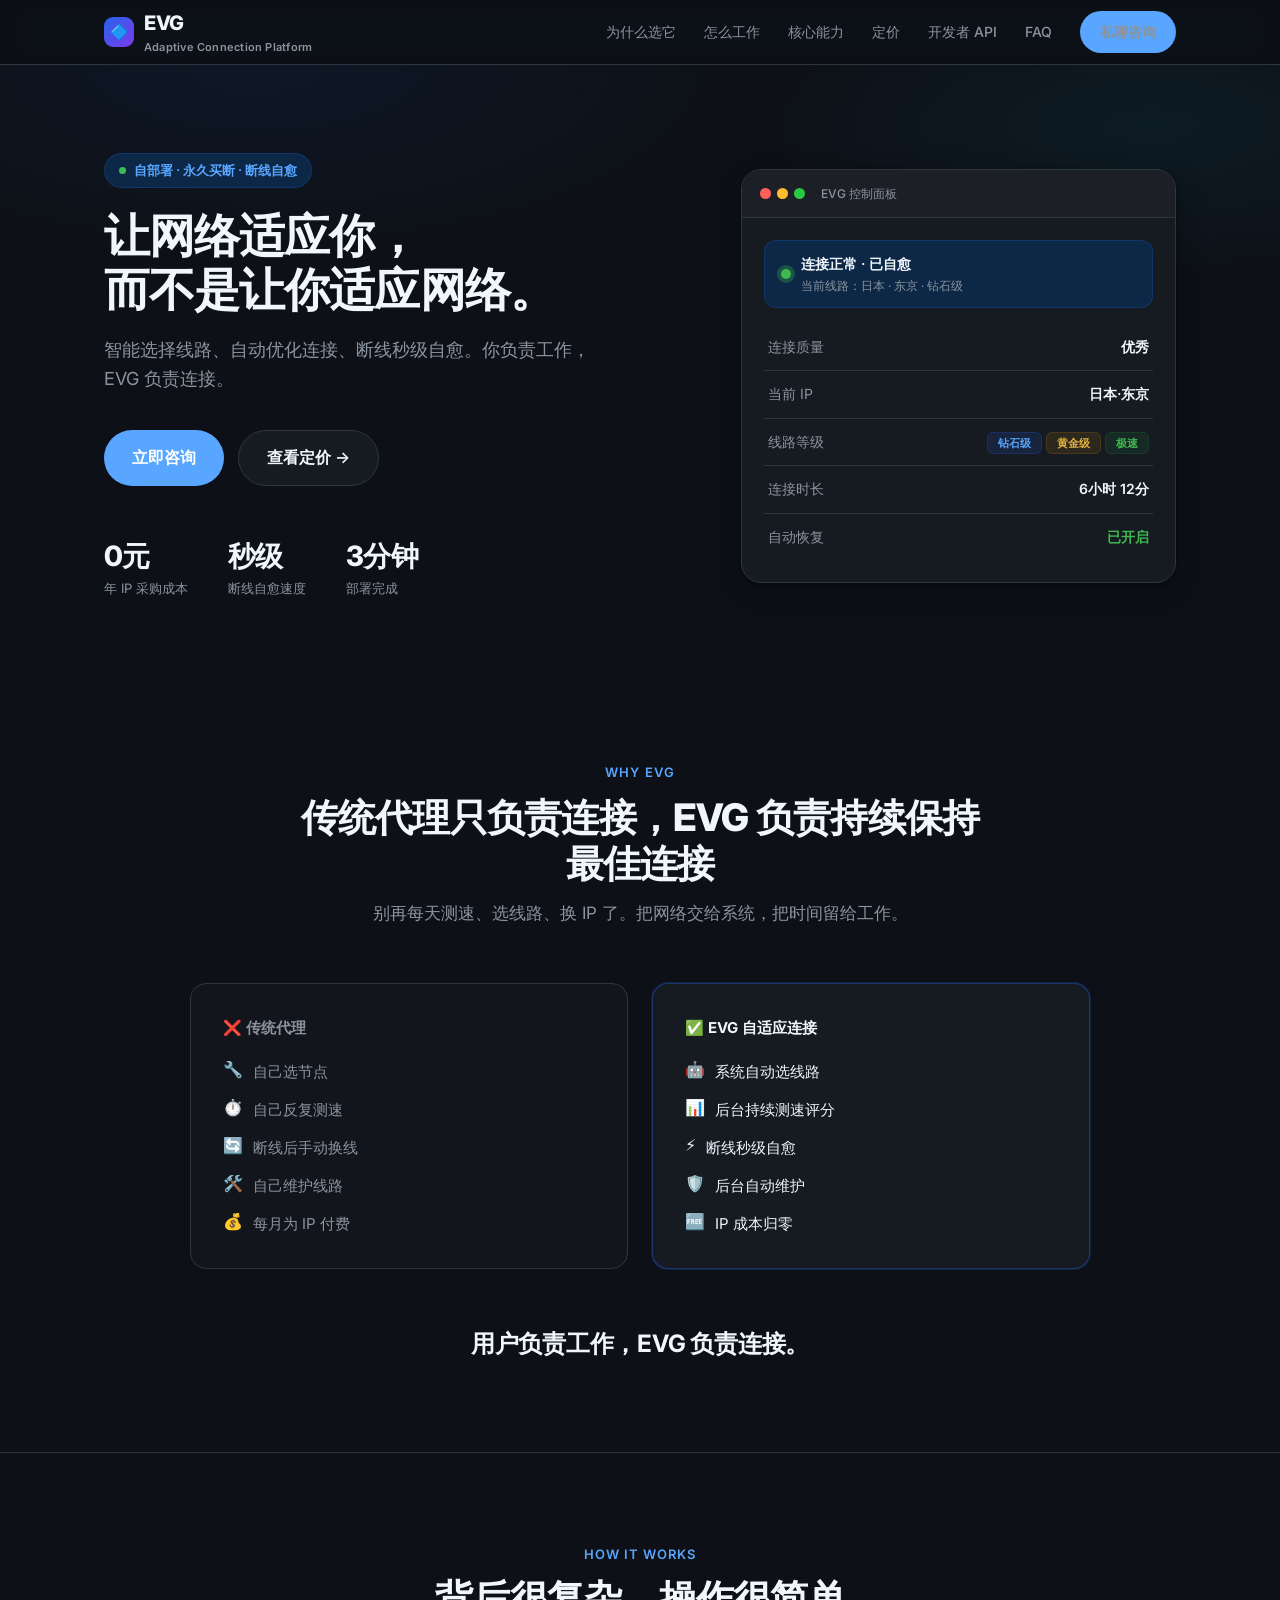
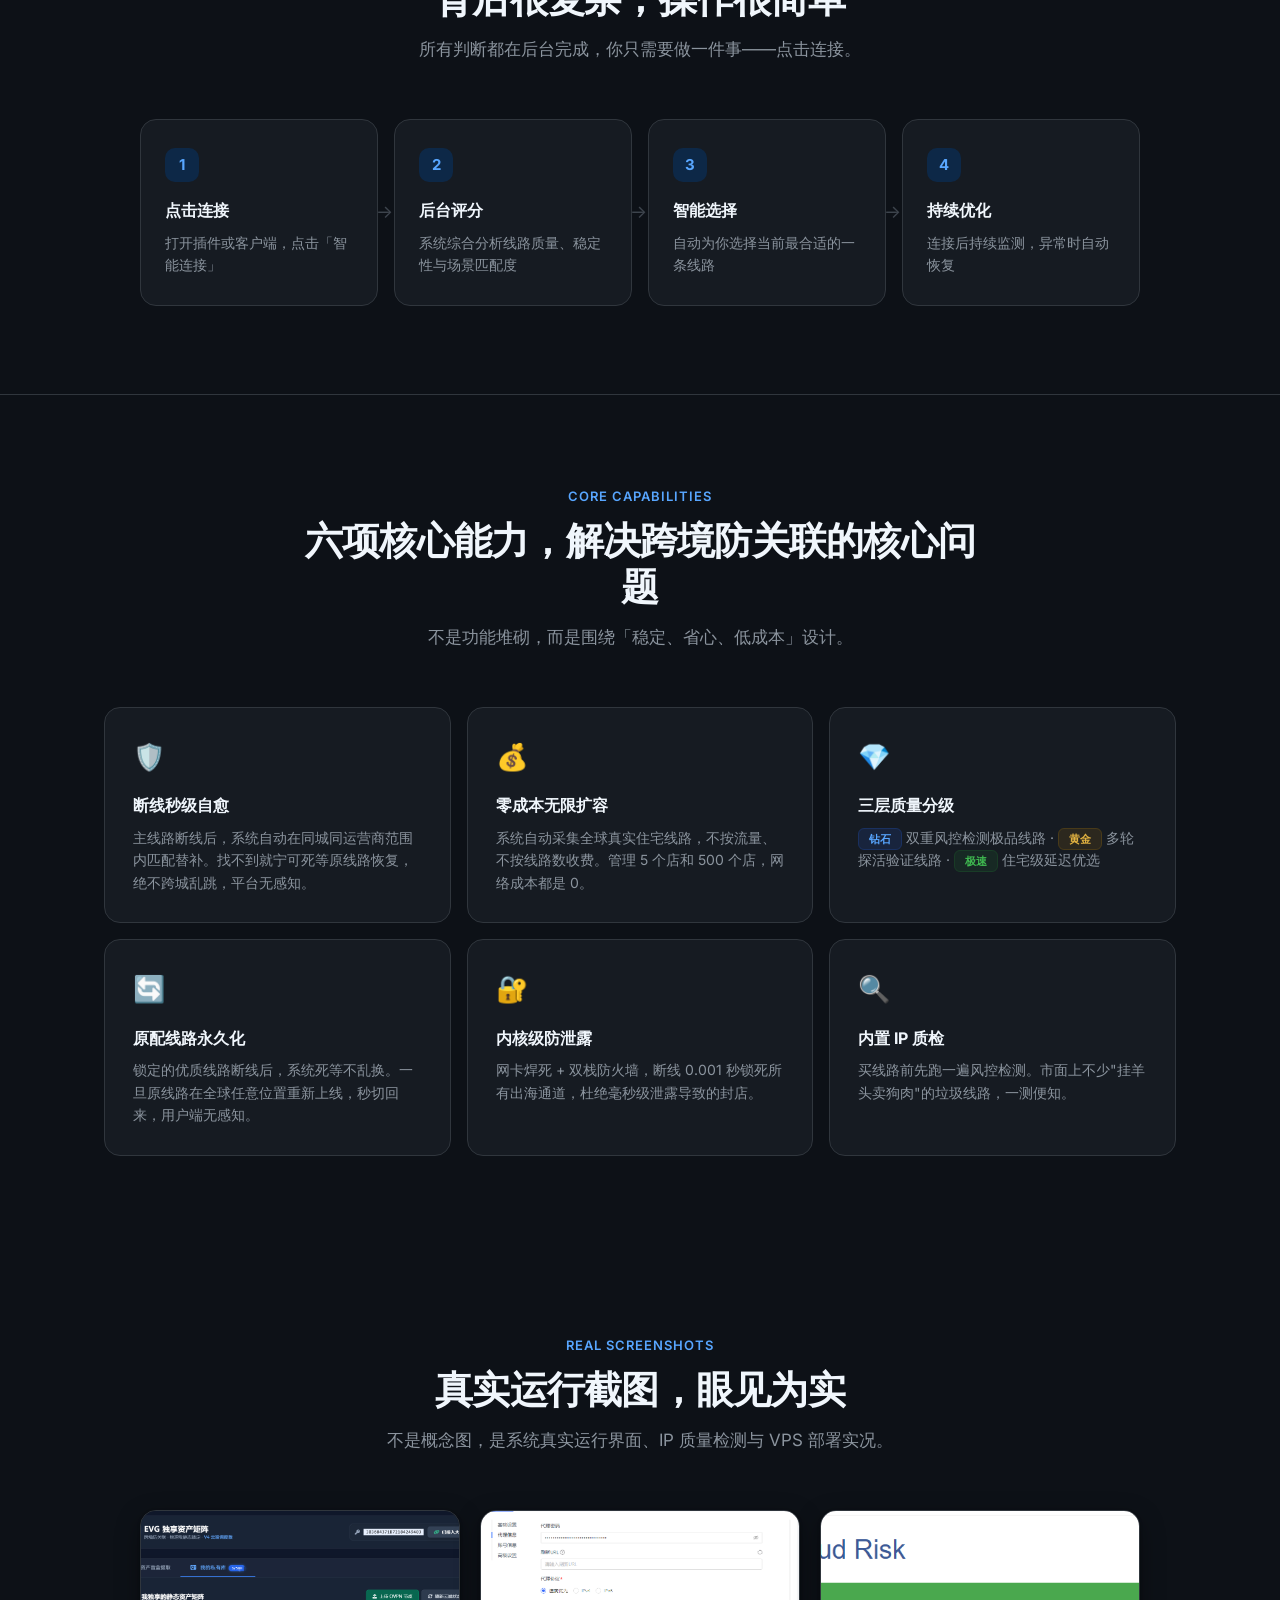
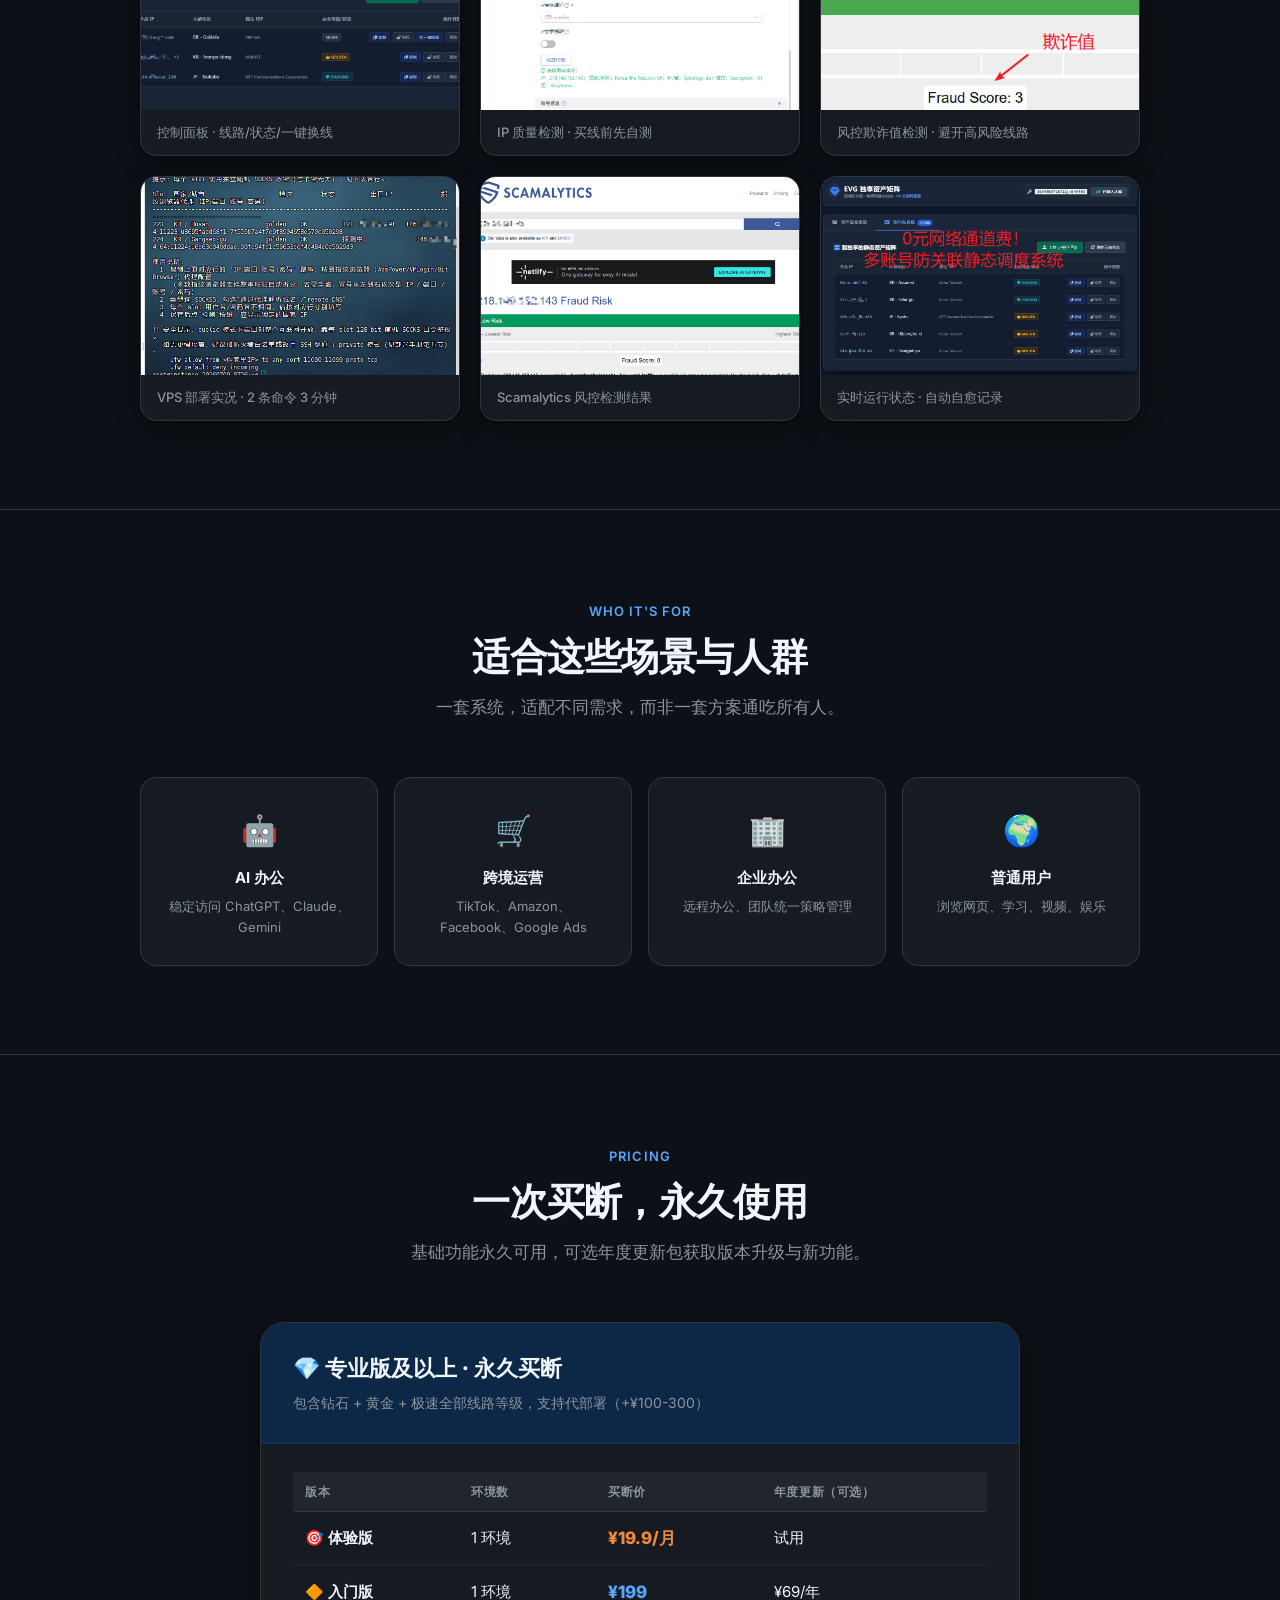
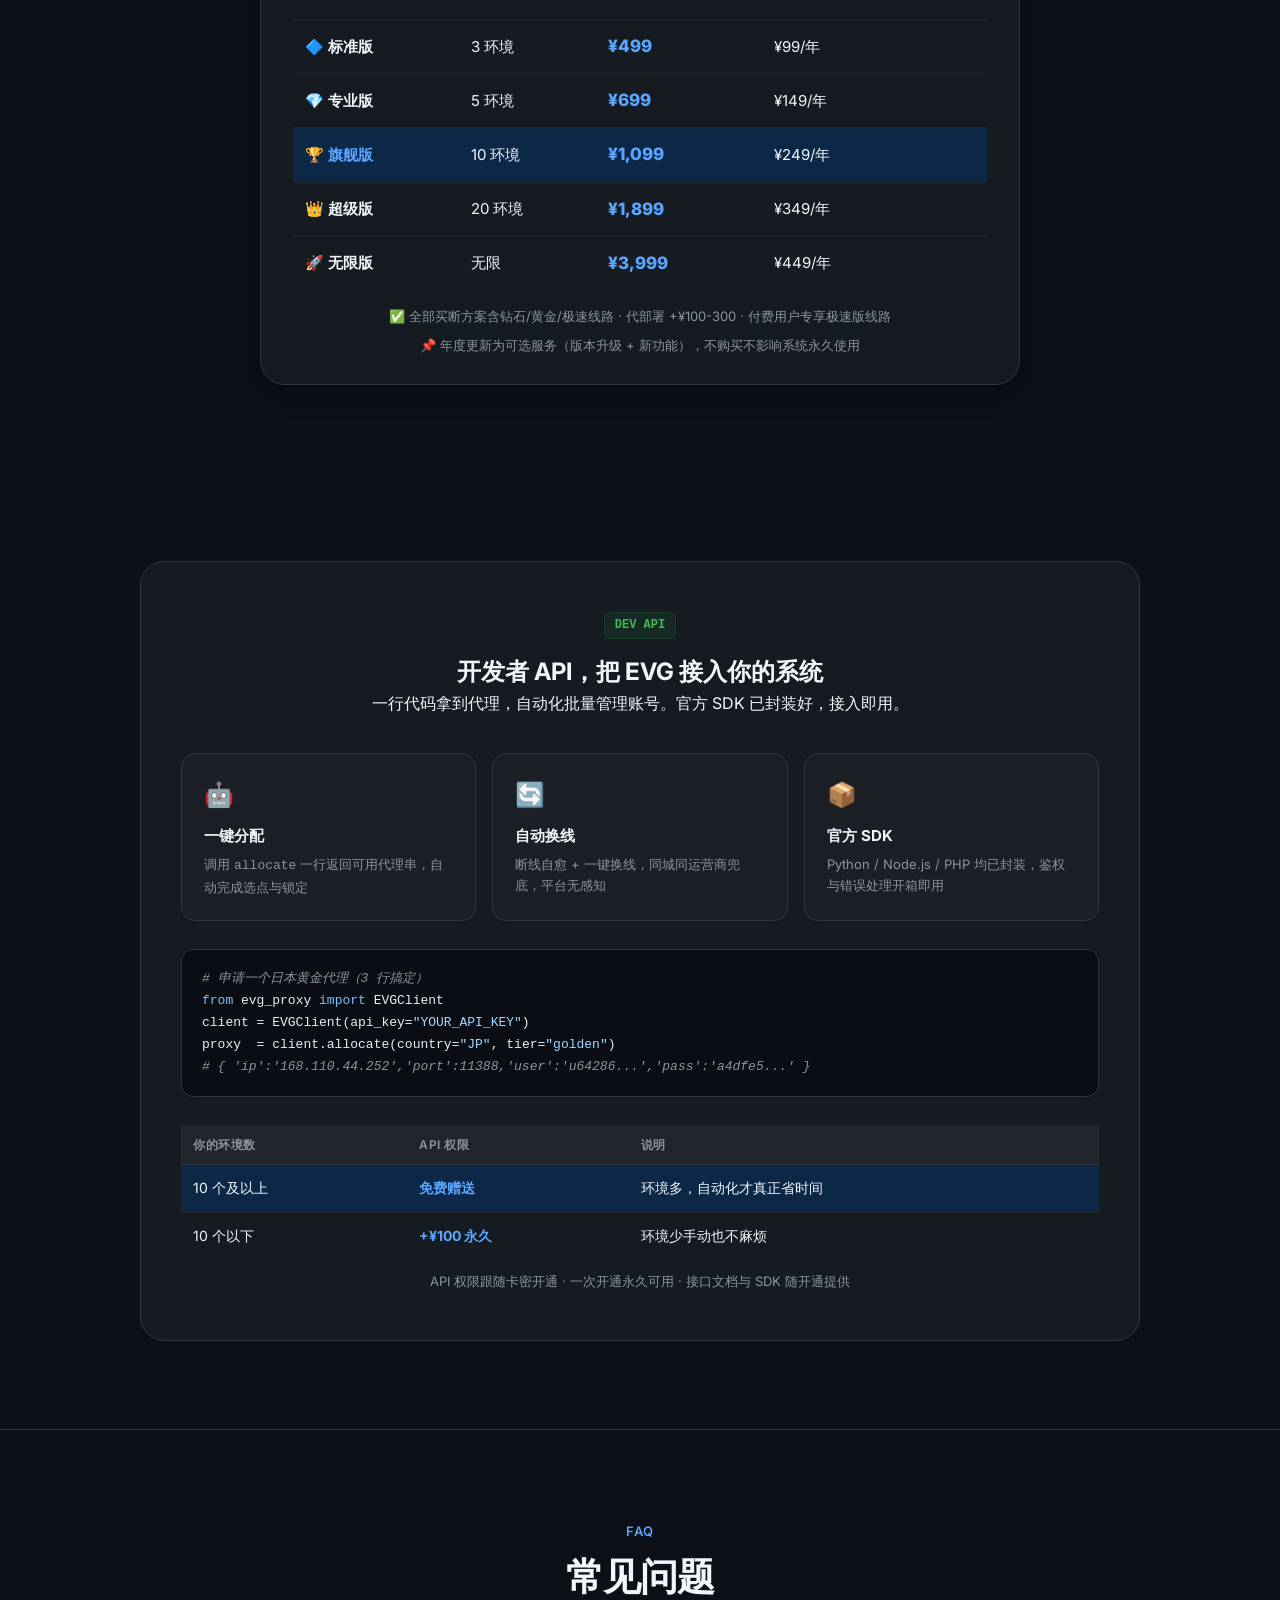
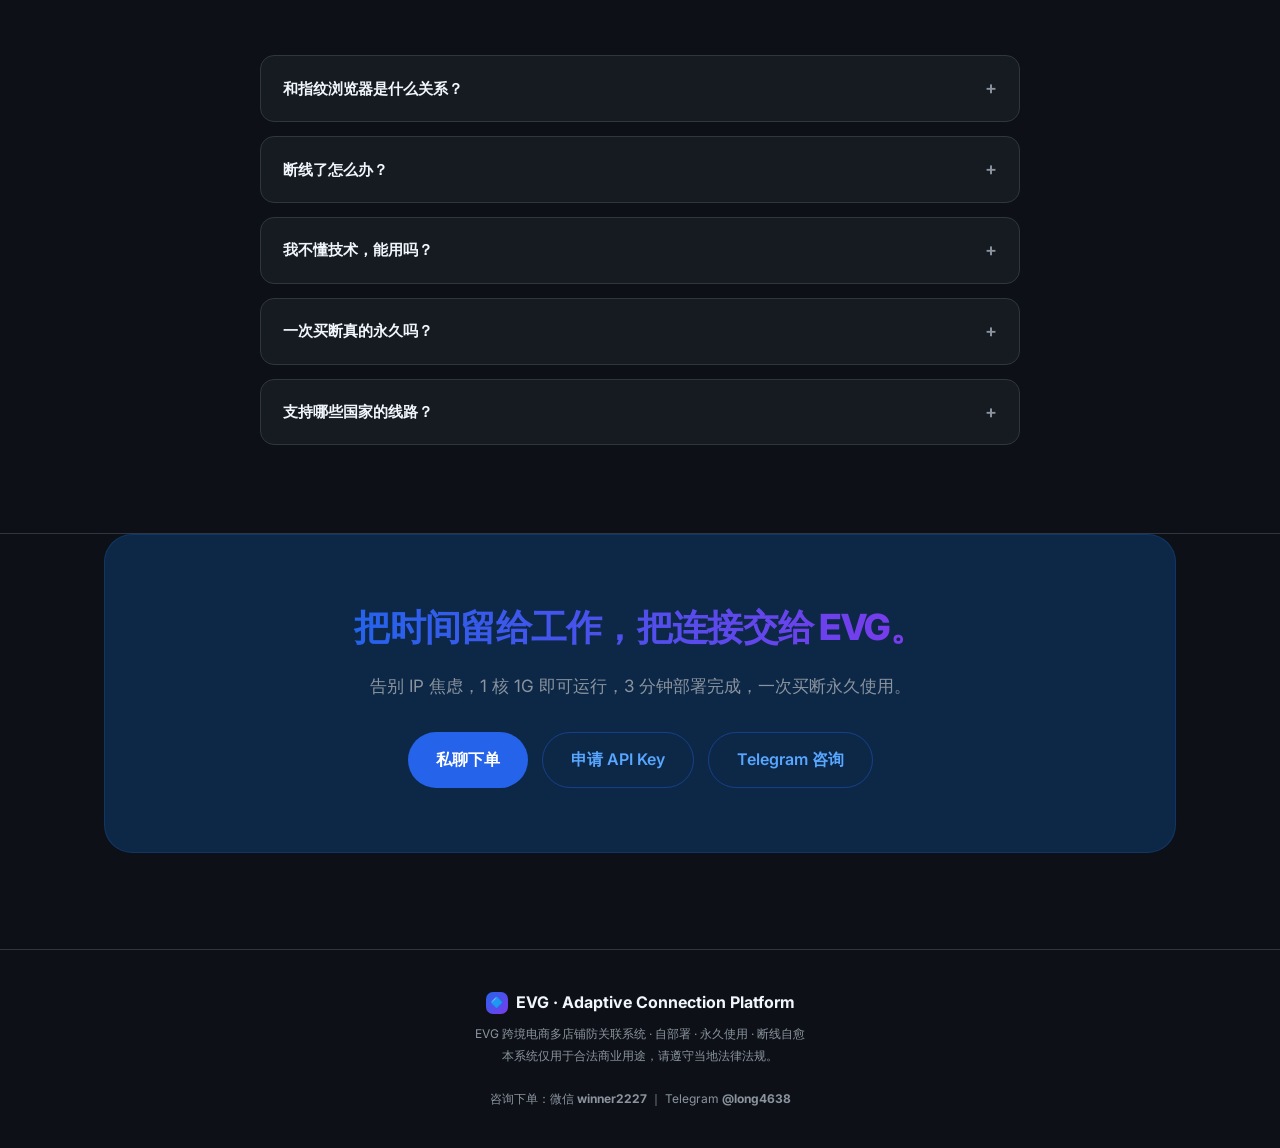
<file: index.html>
<!DOCTYPE html>
<html lang="zh-CN">
<head>
<meta charset="UTF-8">
<meta name="viewport" content="width=device-width, initial-scale=1.0">
<title>EVG — 让网络适应你，而不是让你适应网络</title>
<meta name="description" content="EVG 自部署多店铺网络环境管理系统。自动选择线路、断线自愈、IP 成本归零，一次买断永久使用。">
<link rel="preconnect" href="https://fonts.googleapis.com">
<link rel="preconnect" href="https://fonts.gstatic.com" crossorigin>
<link href="https://fonts.googleapis.com/css2?family=Inter:wght@400;500;600;700;800&display=swap" rel="stylesheet">
<link rel="stylesheet" href="css/style.css">
</head>
<body>

<nav class="nav">
  <div class="container nav-inner">
    <div class="logo">
      <div class="logo-mark">🔷</div>
      <div>
        <div>EVG</div>
        <div class="logo-sub">Adaptive Connection Platform</div>
      </div>
    </div>
    <div class="nav-links">
      <a href="#why">为什么选它</a>
      <a href="#how">怎么工作</a>
      <a href="#features">核心能力</a>
      <a href="#pricing">定价</a>
      <a href="#api">开发者 API</a>
      <a href="#faq">FAQ</a>
      <a href="https://t.me/long4638" target="_blank" rel="noopener" class="nav-cta">私聊咨询</a>
    </div>
    <button class="hamburger" onclick="document.querySelector('.nav-links').style.display='flex'">☰</button>
  </div>
</nav>

<header class="hero">
  <div class="hero-bg"></div>
  <div class="container">
    <div class="hero-grid">
      <div class="hero-text">
        <span class="hero-eyebrow"><span class="dot"></span> 自部署 · 永久买断 · 断线自愈</span>
        <h1>让网络适应你，<br>而不是让你适应网络。</h1>
        <p class="hero-sub">智能选择线路、自动优化连接、断线秒级自愈。你负责工作，EVG 负责连接。</p>
        <div class="hero-ctas">
          <a href="https://t.me/long4638" target="_blank" rel="noopener" class="btn btn-primary">立即咨询</a>
          <a href="#pricing" class="btn btn-ghost">查看定价 →</a>
        </div>
        <div class="hero-stats">
          <div class="hero-stat"><div class="num">0元</div><div class="lbl">年 IP 采购成本</div></div>
          <div class="hero-stat"><div class="num">秒级</div><div class="lbl">断线自愈速度</div></div>
          <div class="hero-stat"><div class="num">3分钟</div><div class="lbl">部署完成</div></div>
        </div>
      </div>
      <div class="hero-visual">
        <div class="panel">
          <div class="panel-bar">
            <span class="pc"></span><span class="pc"></span><span class="pc"></span>
            <span class="title">EVG 控制面板</span>
          </div>
          <div class="panel-body">
            <div class="status-row">
              <span class="status-dot"></span>
              <div class="status-text">连接正常 · 已自愈
                <small>当前线路：日本 · 东京 · 钻石级</small>
              </div>
            </div>
            <div class="conn-row"><span class="k">连接质量</span><span class="v">优秀</span></div>
            <div class="conn-row"><span class="k">当前 IP</span><span class="v">日本·东京</span></div>
            <div class="conn-row"><span class="k">线路等级</span><span><span class="badge badge-diamond">钻石级</span> <span class="badge badge-gold">黄金级</span> <span class="badge badge-speed">极速</span></span></div>
            <div class="conn-row"><span class="k">连接时长</span><span class="v">6小时 12分</span></div>
            <div class="conn-row"><span class="k">自动恢复</span><span class="v" style="color:var(--success)">已开启</span></div>
          </div>
        </div>
      </div>
    </div>
  </div>
</header>

<section id="why">
  <div class="container">
    <div class="sec-head">
      <span class="sec-eyebrow">Why EVG</span>
      <h2>传统代理只负责连接，EVG 负责持续保持最佳连接</h2>
      <p>别再每天测速、选线路、换 IP 了。把网络交给系统，把时间留给工作。</p>
    </div>
    <div class="compare">
      <div class="comp-card old">
        <div class="comp-title">❌ 传统代理</div>
        <ul class="comp-list">
          <li><span class="icon">🔧</span> 自己选节点</li>
          <li><span class="icon">⏱️</span> 自己反复测速</li>
          <li><span class="icon">🔄</span> 断线后手动换线</li>
          <li><span class="icon">🛠️</span> 自己维护线路</li>
          <li><span class="icon">💰</span> 每月为 IP 付费</li>
        </ul>
      </div>
      <div class="comp-card new">
        <div class="comp-title">✅ EVG 自适应连接</div>
        <ul class="comp-list">
          <li><span class="icon">🤖</span> 系统自动选线路</li>
          <li><span class="icon">📊</span> 后台持续测速评分</li>
          <li><span class="icon">⚡</span> 断线秒级自愈</li>
          <li><span class="icon">🛡️</span> 后台自动维护</li>
          <li><span class="icon">🆓</span> IP 成本归零</li>
        </ul>
      </div>
    </div>
    <div class="tagline">用户负责工作，EVG 负责连接。</div>
  </div>
</section>

<section id="how" style="background:#0d1117;border-top:1px solid var(--border);border-bottom:1px solid var(--border)">
  <div class="container">
    <div class="sec-head">
      <span class="sec-eyebrow">How it works</span>
      <h2>背后很复杂，操作很简单</h2>
      <p>所有判断都在后台完成，你只需要做一件事——点击连接。</p>
    </div>
    <div class="steps">
      <div class="step"><div class="step-num">1</div><h4>点击连接</h4><p>打开插件或客户端，点击「智能连接」</p><span class="step-arrow">→</span></div>
      <div class="step"><div class="step-num">2</div><h4>后台评分</h4><p>系统综合分析线路质量、稳定性与场景匹配度</p><span class="step-arrow">→</span></div>
      <div class="step"><div class="step-num">3</div><h4>智能选择</h4><p>自动为你选择当前最合适的一条线路</p><span class="step-arrow">→</span></div>
      <div class="step"><div class="step-num">4</div><h4>持续优化</h4><p>连接后持续监测，异常时自动恢复</p></div>
    </div>
  </div>
</section>

<section id="features">
  <div class="container">
    <div class="sec-head">
      <span class="sec-eyebrow">Core Capabilities</span>
      <h2>六项核心能力，解决跨境防关联的核心问题</h2>
      <p>不是功能堆砌，而是围绕「稳定、省心、低成本」设计。</p>
    </div>
    <div class="features">
      <div class="feature"><span class="fi">🛡️</span><h4>断线秒级自愈</h4><p>主线路断线后，系统自动在同城同运营商范围内匹配替补。找不到就宁可死等原线路恢复，绝不跨城乱跳，平台无感知。</p></div>
      <div class="feature"><span class="fi">💰</span><h4>零成本无限扩容</h4><p>系统自动采集全球真实住宅线路，不按流量、不按线路数收费。管理 5 个店和 500 个店，网络成本都是 0。</p></div>
      <div class="feature"><span class="fi">💎</span><h4>三层质量分级</h4><p><span class="badge badge-diamond">钻石</span> 双重风控检测极品线路 · <span class="badge badge-gold">黄金</span> 多轮探活验证线路 · <span class="badge badge-speed">极速</span> 住宅级延迟优选</p></div>
      <div class="feature"><span class="fi">🔄</span><h4>原配线路永久化</h4><p>锁定的优质线路断线后，系统死等不乱换。一旦原线路在全球任意位置重新上线，秒切回来，用户端无感知。</p></div>
      <div class="feature"><span class="fi">🔐</span><h4>内核级防泄露</h4><p>网卡焊死 + 双栈防火墙，断线 0.001 秒锁死所有出海通道，杜绝毫秒级泄露导致的封店。</p></div>
      <div class="feature"><span class="fi">🔍</span><h4>内置 IP 质检</h4><p>买线路前先跑一遍风控检测。市面上不少"挂羊头卖狗肉"的垃圾线路，一测便知。</p></div>
    </div>
  </div>
</section>

<section id="screens">
  <div class="container">
    <div class="sec-head">
      <span class="sec-eyebrow">Real Screenshots</span>
      <h2>真实运行截图，眼见为实</h2>
      <p>不是概念图，是系统真实运行界面、IP 质量检测与 VPS 部署实况。</p>
    </div>
    <div class="shots">
      <figure class="shot">
        <img src="images/面板.png" alt="EVG 控制面板" loading="lazy">
        <figcaption>控制面板 · 线路/状态/一键换线</figcaption>
      </figure>
      <figure class="shot">
        <img src="images/检测.png" alt="IP 质量检测" loading="lazy">
        <figcaption>IP 质量检测 · 买线前先自测</figcaption>
      </figure>
      <figure class="shot">
        <img src="images/欺诈值2.png" alt="欺诈值检测" loading="lazy">
        <figcaption>风控欺诈值检测 · 避开高风险线路</figcaption>
      </figure>
      <figure class="shot">
        <img src="images/vps.png" alt="VPS 部署" loading="lazy">
        <figcaption>VPS 部署实况 · 2 条命令 3 分钟</figcaption>
      </figure>
      <figure class="shot">
        <img src="images/scamalytics检测.png" alt="Scamalytics 检测" loading="lazy">
        <figcaption>Scamalytics 风控检测结果</figcaption>
      </figure>
      <figure class="shot">
        <img src="images/rw面板1-87.png" alt="面板运行状态" loading="lazy">
        <figcaption>实时运行状态 · 自动自愈记录</figcaption>
      </figure>
    </div>
  </div>
</section>

<section id="cases" style="background:#0d1117;border-top:1px solid var(--border);border-bottom:1px solid var(--border)">
  <div class="container">
    <div class="sec-head">
      <span class="sec-eyebrow">Who it's for</span>
      <h2>适合这些场景与人群</h2>
      <p>一套系统，适配不同需求，而非一套方案通吃所有人。</p>
    </div>
    <div class="cases">
      <div class="case"><div class="ci">🤖</div><h4>AI 办公</h4><p>稳定访问 ChatGPT、Claude、Gemini</p></div>
      <div class="case"><div class="ci">🛒</div><h4>跨境运营</h4><p>TikTok、Amazon、Facebook、Google Ads</p></div>
      <div class="case"><div class="ci">🏢</div><h4>企业办公</h4><p>远程办公、团队统一策略管理</p></div>
      <div class="case"><div class="ci">🌍</div><h4>普通用户</h4><p>浏览网页、学习、视频、娱乐</p></div>
    </div>
  </div>
</section>

<section id="pricing">
  <div class="container">
    <div class="sec-head">
      <span class="sec-eyebrow">Pricing</span>
      <h2>一次买断，永久使用</h2>
      <p>基础功能永久可用，可选年度更新包获取版本升级与新功能。</p>
    </div>
    <div class="pricing">
      <div class="price-card">
        <div class="price-head">
          <h3>💎 专业版及以上 · 永久买断</h3>
          <p>包含钻石 + 黄金 + 极速全部线路等级，支持代部署（+¥100-300）</p>
        </div>
        <div class="price-body">
          <table>
            <thead><tr><th>版本</th><th>环境数</th><th>买断价</th><th>年度更新（可选）</th></tr></thead>
            <tbody>
              <tr><td class="plan">🎯 体验版</td><td>1 环境</td><td class="price trial">¥19.9/月</td><td>试用</td></tr>
              <tr><td class="plan">🔶 入门版</td><td>1 环境</td><td class="price">¥199</td><td>¥69/年</td></tr>
              <tr><td class="plan">🔷 标准版</td><td>3 环境</td><td class="price">¥499</td><td>¥99/年</td></tr>
              <tr><td class="plan">💎 专业版</td><td>5 环境</td><td class="price">¥699</td><td>¥149/年</td></tr>
              <tr class="hit"><td class="plan">🏆 旗舰版</td><td>10 环境</td><td class="price">¥1,099</td><td>¥249/年</td></tr>
              <tr><td class="plan">👑 超级版</td><td>20 环境</td><td class="price">¥1,899</td><td>¥349/年</td></tr>
              <tr><td class="plan">🚀 无限版</td><td>无限</td><td class="price">¥3,999</td><td>¥449/年</td></tr>
            </tbody>
          </table>
          <div class="price-note">✅ 全部买断方案含钻石/黄金/极速线路 · 代部署 +¥100-300 · 付费用户专享极速版线路</div>
          <div class="price-note" style="margin-top:8px">📌 年度更新为可选服务（版本升级 + 新功能），不购买不影响系统永久使用</div>
        </div>
      </div>
    </div>
  </div>
</section>

<section id="api">
  <div class="container">
    <div class="api-section">
      <div class="api-head">
        <span class="code-tag">DEV API</span>
        <h2>开发者 API，把 EVG 接入你的系统</h2>
        <p>一行代码拿到代理，自动化批量管理账号。官方 SDK 已封装好，接入即用。</p>
      </div>
      <div class="api-features">
        <div class="api-feature"><span class="fi">🤖</span><h4>一键分配</h4><p>调用 <code>allocate</code> 一行返回可用代理串，自动完成选点与锁定</p></div>
        <div class="api-feature"><span class="fi">🔄</span><h4>自动换线</h4><p>断线自愈 + 一键换线，同城同运营商兜底，平台无感知</p></div>
        <div class="api-feature"><span class="fi">📦</span><h4>官方 SDK</h4><p>Python / Node.js / PHP 均已封装，鉴权与错误处理开箱即用</p></div>
      </div>
      <div class="codebox">
<pre><span class="mcmt"># 申请一个日本黄金代理（3 行搞定）</span>
<span class="mkey">from</span> evg_proxy <span class="mkey">import</span> EVGClient
client = EVGClient(api_key=<span class="mstr">"YOUR_API_KEY"</span>)
proxy  = client.allocate(country=<span class="mstr">"JP"</span>, tier=<span class="mstr">"golden"</span>)
<span class="mcmt"># { 'ip':'168.110.44.252','port':11388,'user':'u64286...','pass':'a4dfe5...' }</span></pre>
      </div>
      <table class="api-table">
        <thead><tr><th>你的环境数</th><th>API 权限</th><th>说明</th></tr></thead>
        <tbody>
          <tr style="background:var(--primary-soft)"><td>10 个及以上</td><td><strong style="color:var(--primary)">免费赠送</strong></td><td>环境多，自动化才真正省时间</td></tr>
          <tr><td>10 个以下</td><td><strong style="color:var(--primary)">+¥100 永久</strong></td><td>环境少手动也不麻烦</td></tr>
        </tbody>
      </table>
      <div class="api-note">API 权限跟随卡密开通 · 一次开通永久可用 · 接口文档与 SDK 随开通提供</div>
    </div>
  </div>
</section>

<section id="faq" style="background:#0d1117;border-top:1px solid var(--border);border-bottom:1px solid var(--border)">
  <div class="container">
    <div class="sec-head">
      <span class="sec-eyebrow">FAQ</span>
      <h2>常见问题</h2>
    </div>
    <div class="faq">
      <div class="faq-item">
        <div class="faq-q">和指纹浏览器是什么关系？<span class="plus">+</span></div>
        <div class="faq-a"><p>指纹浏览器管「浏览器环境隔离」，EVG 管「底层线路调度」，两者搭配使用效果最佳。EVG 也可以独立使用（配合桌面客户端或手机客户端）。</p></div>
      </div>
      <div class="faq-item">
        <div class="faq-q">断线了怎么办？<span class="plus">+</span></div>
        <div class="faq-a"><p>系统内置自愈机制——主线路断线后自动在同城同运营商范围内匹配替补，找不到就死等原线路恢复。平台看来你就是一个偶尔断电重启路由器的真实住户。</p></div>
      </div>
      <div class="faq-item">
        <div class="faq-q">我不懂技术，能用吗？<span class="plus">+</span></div>
        <div class="faq-a"><p>可以。提供代部署服务（+¥100-300），帮你装好、调通、交付。或者按教程执行 2 条命令即可完成安装。</p></div>
      </div>
      <div class="faq-item">
        <div class="faq-q">一次买断真的永久吗？<span class="plus">+</span></div>
        <div class="faq-a"><p>基础功能永久可用。年度更新包（非必须）提供：系统版本升级 + 新功能解锁。</p></div>
      </div>
      <div class="faq-item">
        <div class="faq-q">支持哪些国家的线路？<span class="plus">+</span></div>
        <div class="faq-a"><p>覆盖全球多个主流国家/地区，包括日本、韩国、美国、欧洲等。系统会根据你的目标市场自动优选最佳线路。</p></div>
      </div>
    </div>
  </div>
</section>

<section class="container" style="padding-bottom:96px">
  <div class="cta-section">
    <h2><span class="gradient">把时间留给工作，把连接交给 EVG。</span></h2>
    <p>告别 IP 焦虑，1 核 1G 即可运行，3 分钟部署完成，一次买断永久使用。</p>
    <div class="cta-btns">
      <a href="https://t.me/long4638" target="_blank" rel="noopener" class="btn btn-white">私聊下单</a>
      <a href="#api" class="btn btn-ghost-white">申请 API Key</a>
      <a href="https://t.me/long4638" target="_blank" rel="noopener" class="btn btn-ghost-white">Telegram 咨询</a>
    </div>
  </div>
</section>

<footer class="footer">
  <div class="container">
    <div class="flogo"><div class="logo-mark">🔷</div> EVG · Adaptive Connection Platform</div>
    <div class="sub">EVG 跨境电商多店铺防关联系统 · 自部署 · 永久使用 · 断线自愈<br>本系统仅用于合法商业用途，请遵守当地法律法规。<br><br>咨询下单：微信 <strong>winner2227</strong> ｜ Telegram <strong>@long4638</strong></div>
  </div>
</footer>

<script src="js/main.js"></script>
</body>
</html>
</file>
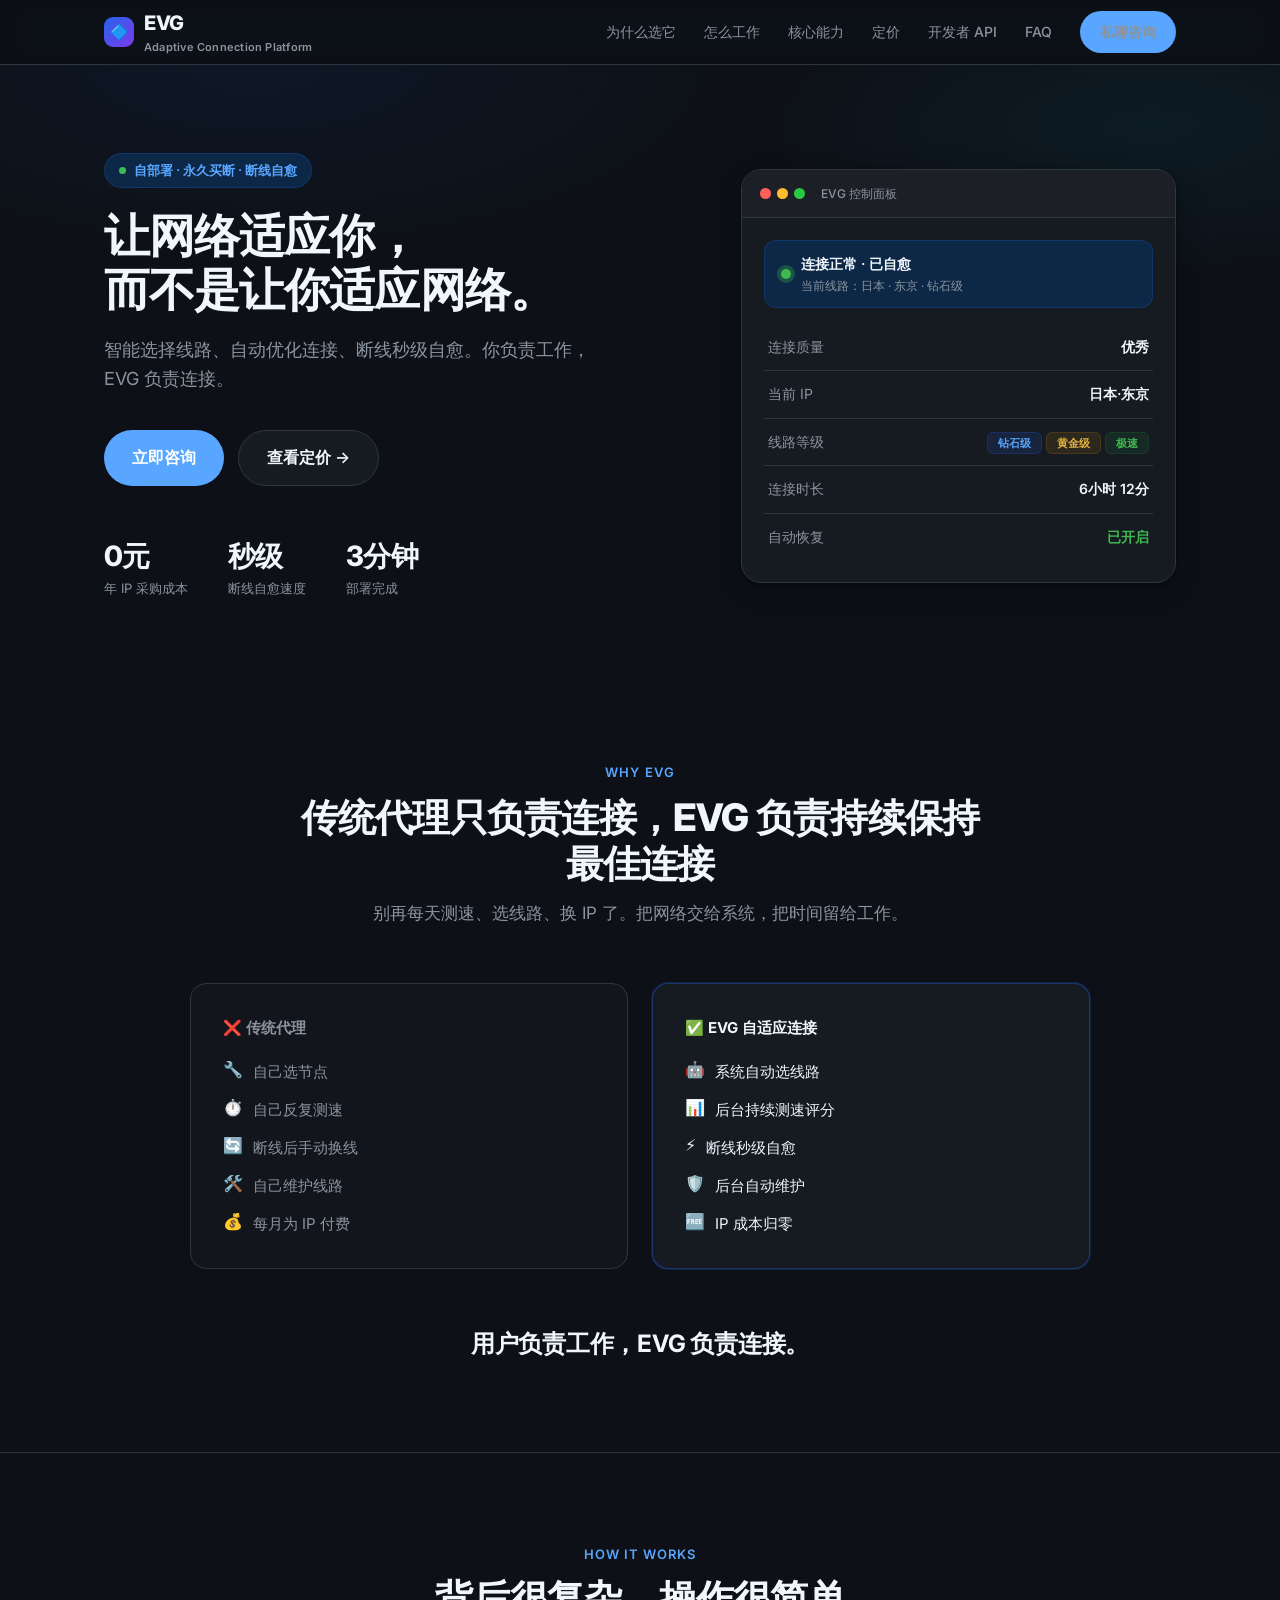
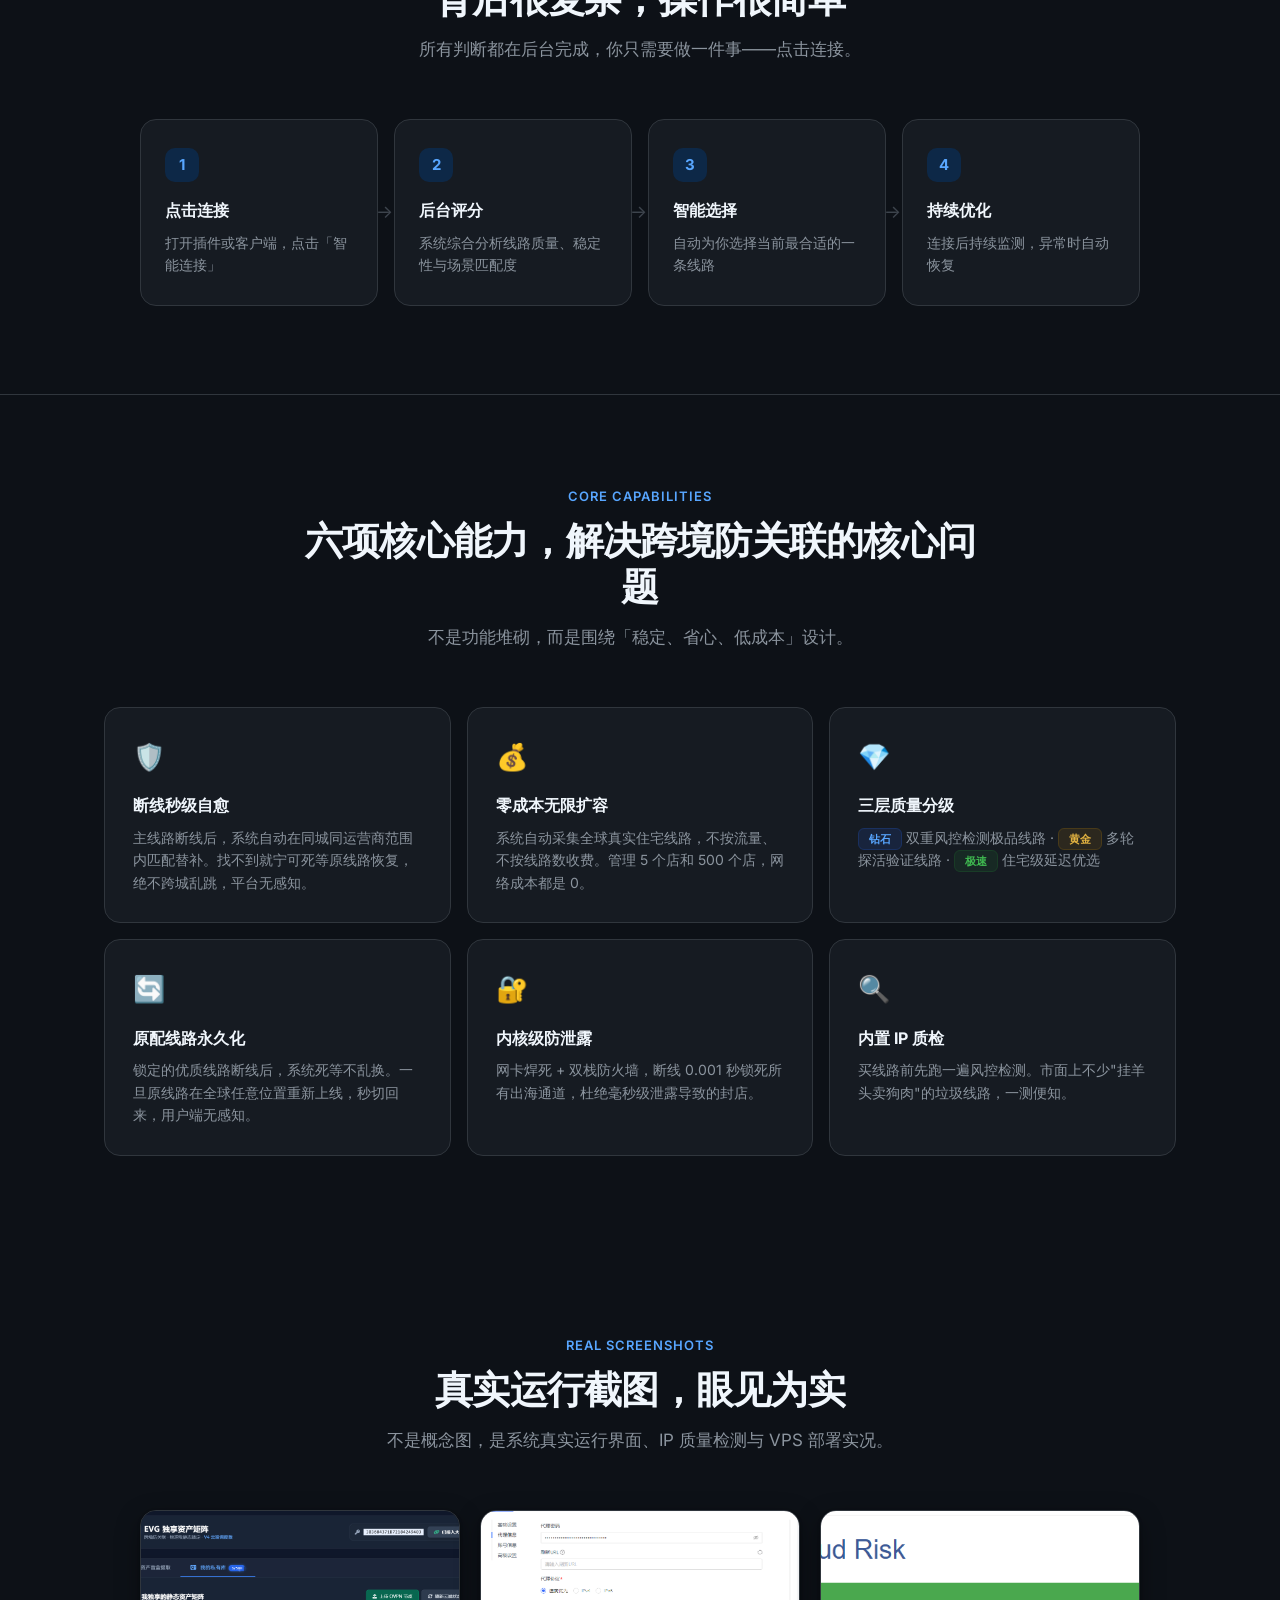
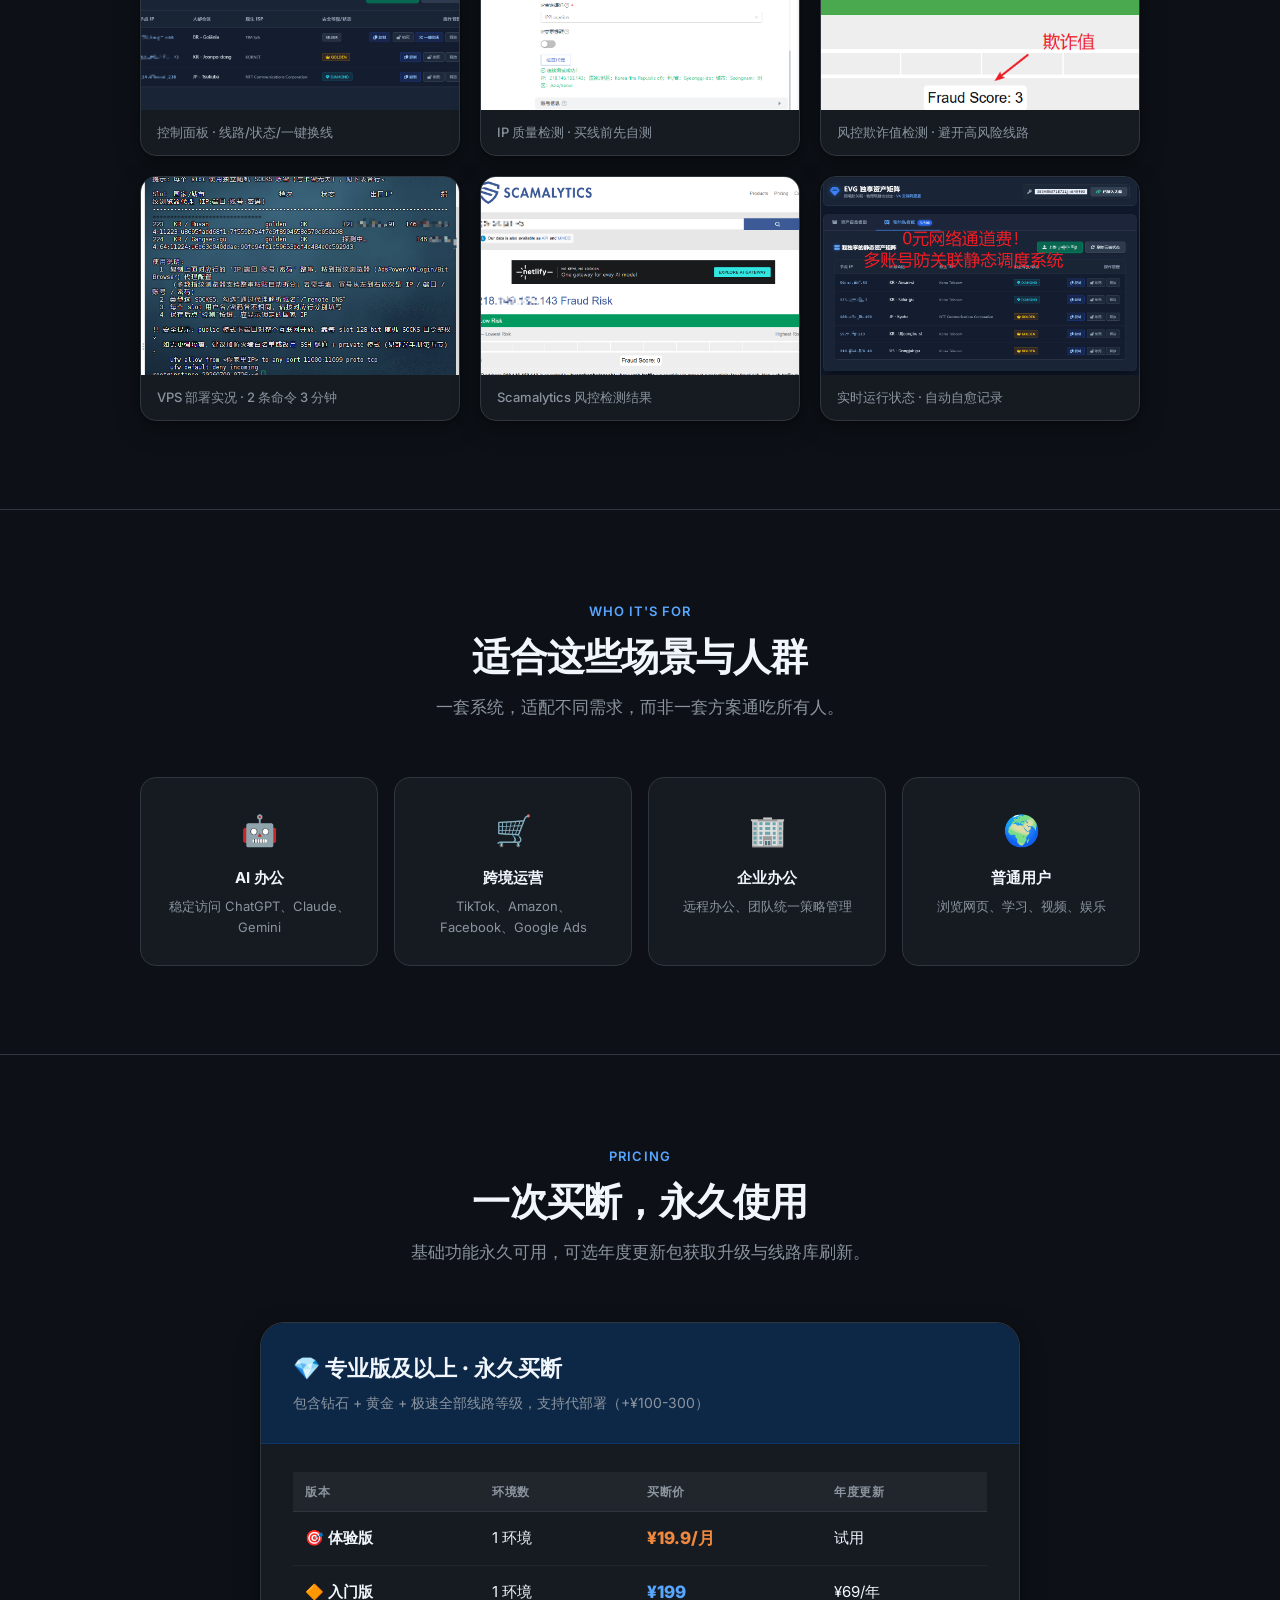
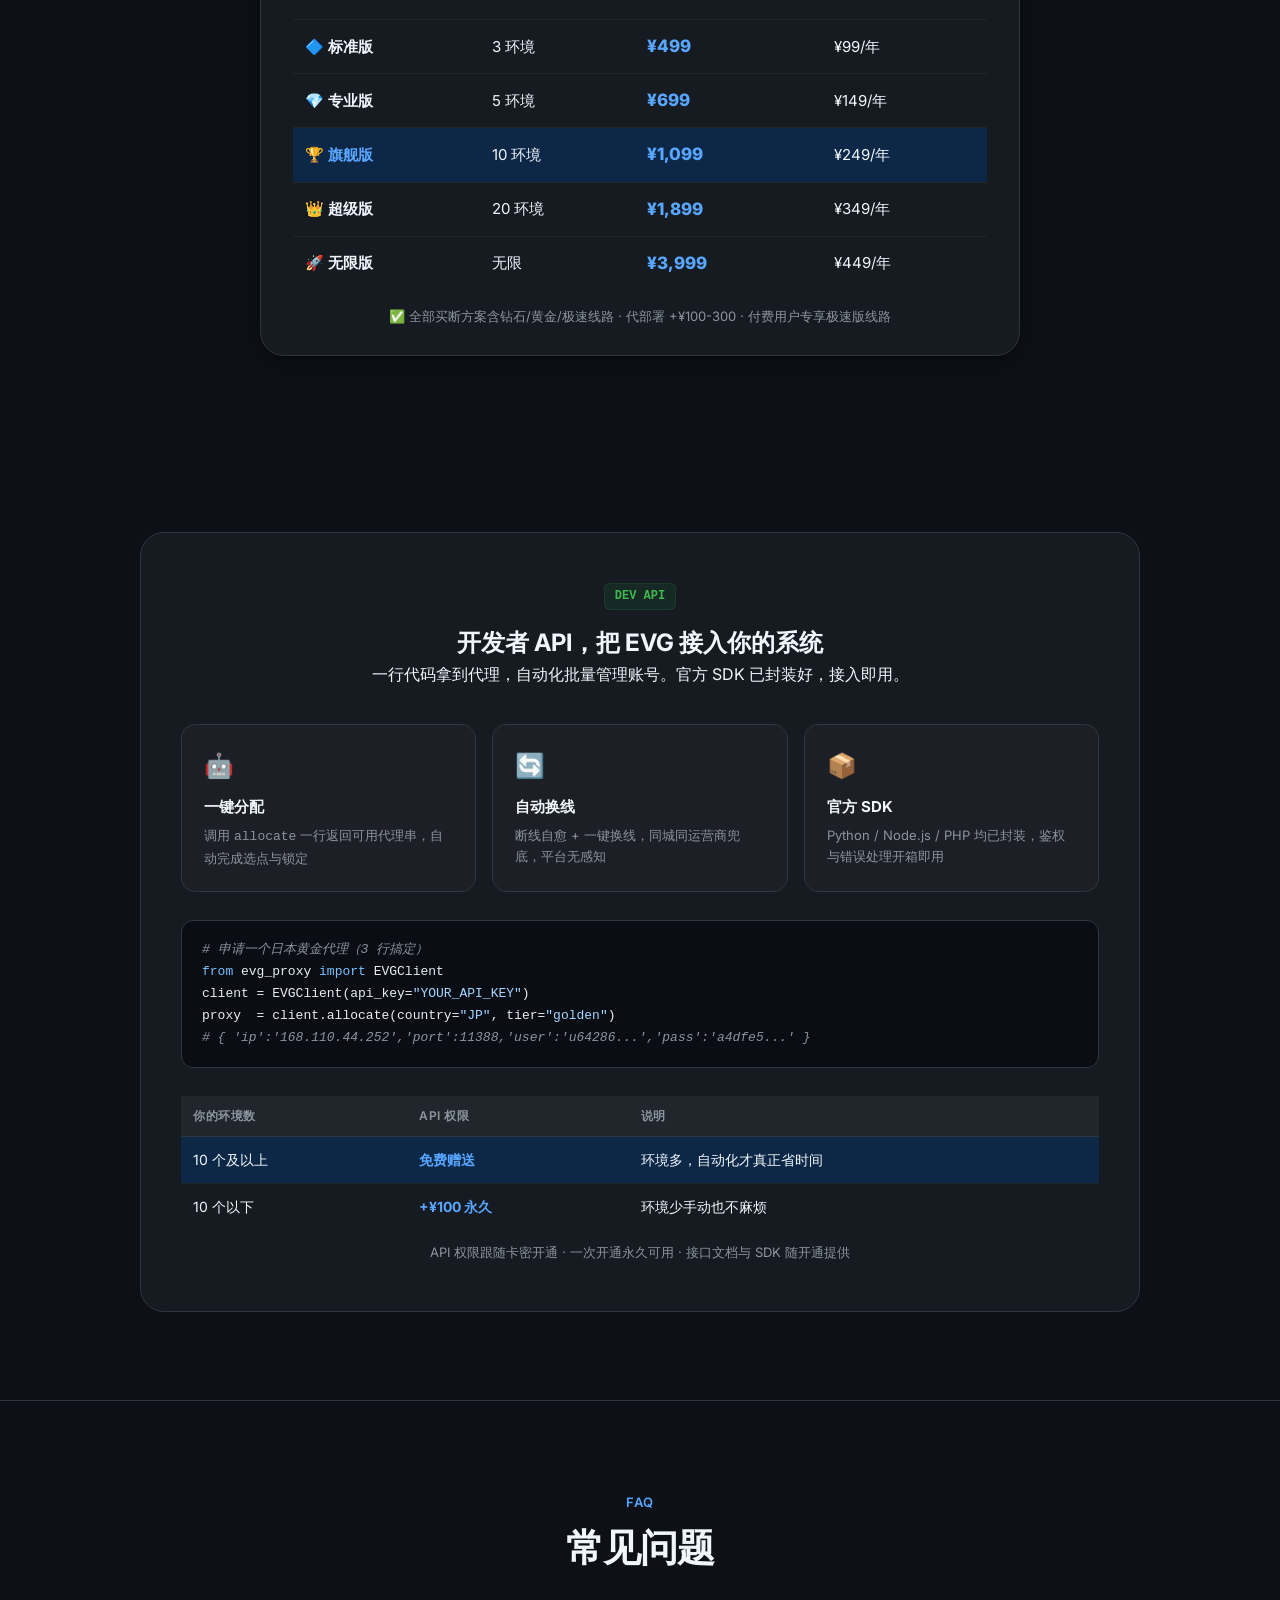
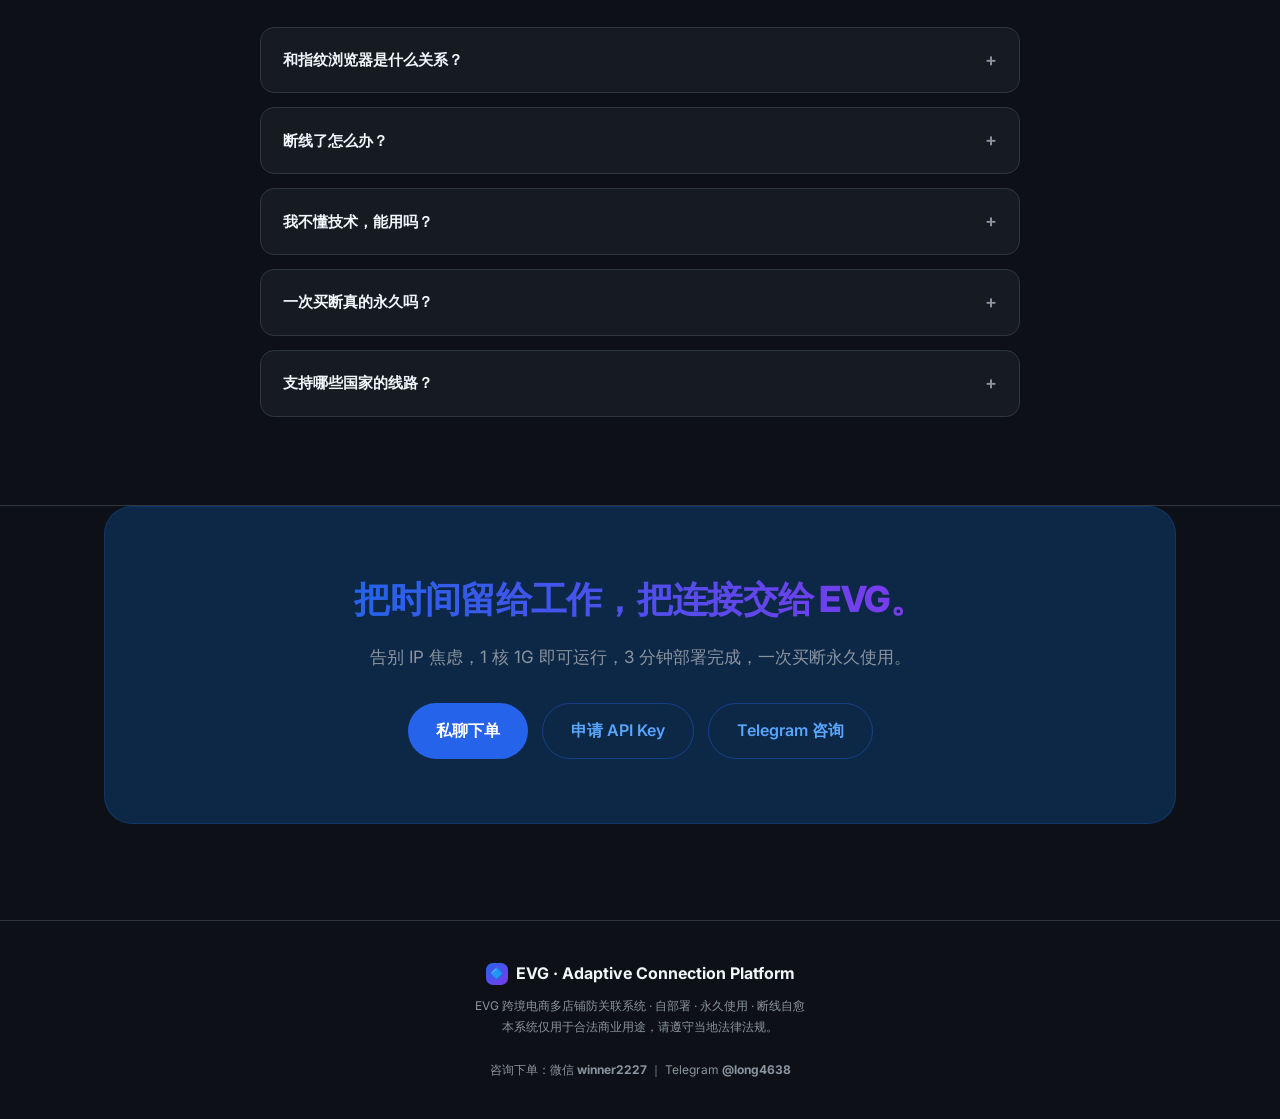
<file: evg-landing.html>
<!DOCTYPE html>
<html lang="zh-CN">
<head>
<meta charset="UTF-8">
<meta name="viewport" content="width=device-width, initial-scale=1.0">
<title>EVG — 让网络适应你，而不是让你适应网络</title>
<meta name="description" content="EVG 自部署多店铺网络环境管理系统。自动选择线路、断线自愈、IP 成本归零，一次买断永久使用。">
<link rel="preconnect" href="https://fonts.googleapis.com">
<link rel="preconnect" href="https://fonts.gstatic.com" crossorigin>
<link href="https://fonts.googleapis.com/css2?family=Inter:wght@400;500;600;700;800&display=swap" rel="stylesheet">
<link rel="stylesheet" href="css/style.css">
</head>
<body>

<nav class="nav">
  <div class="container nav-inner">
    <div class="logo">
      <div class="logo-mark">🔷</div>
      <div>
        <div>EVG</div>
        <div class="logo-sub">Adaptive Connection Platform</div>
      </div>
    </div>
    <div class="nav-links">
      <a href="#why">为什么选它</a>
      <a href="#how">怎么工作</a>
      <a href="#features">核心能力</a>
      <a href="#pricing">定价</a>
      <a href="#api">开发者 API</a>
      <a href="#faq">FAQ</a>
      <a href="https://t.me/long4638" target="_blank" rel="noopener" class="nav-cta">私聊咨询</a>
    </div>
    <button class="hamburger" onclick="document.querySelector('.nav-links').style.display='flex'">☰</button>
  </div>
</nav>

<header class="hero">
  <div class="hero-bg"></div>
  <div class="container">
    <div class="hero-grid">
      <div class="hero-text">
        <span class="hero-eyebrow"><span class="dot"></span> 自部署 · 永久买断 · 断线自愈</span>
        <h1>让网络适应你，<br>而不是让你适应网络。</h1>
        <p class="hero-sub">智能选择线路、自动优化连接、断线秒级自愈。你负责工作，EVG 负责连接。</p>
        <div class="hero-ctas">
          <a href="https://t.me/long4638" target="_blank" rel="noopener" class="btn btn-primary">立即咨询</a>
          <a href="#pricing" class="btn btn-ghost">查看定价 →</a>
        </div>
        <div class="hero-stats">
          <div class="hero-stat"><div class="num">0元</div><div class="lbl">年 IP 采购成本</div></div>
          <div class="hero-stat"><div class="num">秒级</div><div class="lbl">断线自愈速度</div></div>
          <div class="hero-stat"><div class="num">3分钟</div><div class="lbl">部署完成</div></div>
        </div>
      </div>
      <div class="hero-visual">
        <div class="panel">
          <div class="panel-bar">
            <span class="pc"></span><span class="pc"></span><span class="pc"></span>
            <span class="title">EVG 控制面板</span>
          </div>
          <div class="panel-body">
            <div class="status-row">
              <span class="status-dot"></span>
              <div class="status-text">连接正常 · 已自愈
                <small>当前线路：日本 · 东京 · 钻石级</small>
              </div>
            </div>
            <div class="conn-row"><span class="k">连接质量</span><span class="v">优秀</span></div>
            <div class="conn-row"><span class="k">当前 IP</span><span class="v">日本·东京</span></div>
            <div class="conn-row"><span class="k">线路等级</span><span><span class="badge badge-diamond">钻石级</span> <span class="badge badge-gold">黄金级</span> <span class="badge badge-speed">极速</span></span></div>
            <div class="conn-row"><span class="k">连接时长</span><span class="v">6小时 12分</span></div>
            <div class="conn-row"><span class="k">自动恢复</span><span class="v" style="color:var(--success)">已开启</span></div>
          </div>
        </div>
      </div>
    </div>
  </div>
</header>

<section id="why">
  <div class="container">
    <div class="sec-head">
      <span class="sec-eyebrow">Why EVG</span>
      <h2>传统代理只负责连接，EVG 负责持续保持最佳连接</h2>
      <p>别再每天测速、选线路、换 IP 了。把网络交给系统，把时间留给工作。</p>
    </div>
    <div class="compare">
      <div class="comp-card old">
        <div class="comp-title">❌ 传统代理</div>
        <ul class="comp-list">
          <li><span class="icon">🔧</span> 自己选节点</li>
          <li><span class="icon">⏱️</span> 自己反复测速</li>
          <li><span class="icon">🔄</span> 断线后手动换线</li>
          <li><span class="icon">🛠️</span> 自己维护线路</li>
          <li><span class="icon">💰</span> 每月为 IP 付费</li>
        </ul>
      </div>
      <div class="comp-card new">
        <div class="comp-title">✅ EVG 自适应连接</div>
        <ul class="comp-list">
          <li><span class="icon">🤖</span> 系统自动选线路</li>
          <li><span class="icon">📊</span> 后台持续测速评分</li>
          <li><span class="icon">⚡</span> 断线秒级自愈</li>
          <li><span class="icon">🛡️</span> 后台自动维护</li>
          <li><span class="icon">🆓</span> IP 成本归零</li>
        </ul>
      </div>
    </div>
    <div class="tagline">用户负责工作，EVG 负责连接。</div>
  </div>
</section>

<section id="how" style="background:#0d1117;border-top:1px solid var(--border);border-bottom:1px solid var(--border)">
  <div class="container">
    <div class="sec-head">
      <span class="sec-eyebrow">How it works</span>
      <h2>背后很复杂，操作很简单</h2>
      <p>所有判断都在后台完成，你只需要做一件事——点击连接。</p>
    </div>
    <div class="steps">
      <div class="step"><div class="step-num">1</div><h4>点击连接</h4><p>打开插件或客户端，点击「智能连接」</p><span class="step-arrow">→</span></div>
      <div class="step"><div class="step-num">2</div><h4>后台评分</h4><p>系统综合分析线路质量、稳定性与场景匹配度</p><span class="step-arrow">→</span></div>
      <div class="step"><div class="step-num">3</div><h4>智能选择</h4><p>自动为你选择当前最合适的一条线路</p><span class="step-arrow">→</span></div>
      <div class="step"><div class="step-num">4</div><h4>持续优化</h4><p>连接后持续监测，异常时自动恢复</p></div>
    </div>
  </div>
</section>

<section id="features">
  <div class="container">
    <div class="sec-head">
      <span class="sec-eyebrow">Core Capabilities</span>
      <h2>六项核心能力，解决跨境防关联的核心问题</h2>
      <p>不是功能堆砌，而是围绕「稳定、省心、低成本」设计。</p>
    </div>
    <div class="features">
      <div class="feature"><span class="fi">🛡️</span><h4>断线秒级自愈</h4><p>主线路断线后，系统自动在同城同运营商范围内匹配替补。找不到就宁可死等原线路恢复，绝不跨城乱跳，平台无感知。</p></div>
      <div class="feature"><span class="fi">💰</span><h4>零成本无限扩容</h4><p>系统自动采集全球真实住宅线路，不按流量、不按线路数收费。管理 5 个店和 500 个店，网络成本都是 0。</p></div>
      <div class="feature"><span class="fi">💎</span><h4>三层质量分级</h4><p><span class="badge badge-diamond">钻石</span> 双重风控检测极品线路 · <span class="badge badge-gold">黄金</span> 多轮探活验证线路 · <span class="badge badge-speed">极速</span> 住宅级延迟优选</p></div>
      <div class="feature"><span class="fi">🔄</span><h4>原配线路永久化</h4><p>锁定的优质线路断线后，系统死等不乱换。一旦原线路在全球任意位置重新上线，秒切回来，用户端无感知。</p></div>
      <div class="feature"><span class="fi">🔐</span><h4>内核级防泄露</h4><p>网卡焊死 + 双栈防火墙，断线 0.001 秒锁死所有出海通道，杜绝毫秒级泄露导致的封店。</p></div>
      <div class="feature"><span class="fi">🔍</span><h4>内置 IP 质检</h4><p>买线路前先跑一遍风控检测。市面上不少"挂羊头卖狗肉"的垃圾线路，一测便知。</p></div>
    </div>
  </div>
</section>

<section id="screens">
  <div class="container">
    <div class="sec-head">
      <span class="sec-eyebrow">Real Screenshots</span>
      <h2>真实运行截图，眼见为实</h2>
      <p>不是概念图，是系统真实运行界面、IP 质量检测与 VPS 部署实况。</p>
    </div>
    <div class="shots">
      <figure class="shot">
        <img src="images/面板.png" alt="EVG 控制面板" loading="lazy">
        <figcaption>控制面板 · 线路/状态/一键换线</figcaption>
      </figure>
      <figure class="shot">
        <img src="images/检测.png" alt="IP 质量检测" loading="lazy">
        <figcaption>IP 质量检测 · 买线前先自测</figcaption>
      </figure>
      <figure class="shot">
        <img src="images/欺诈值2.png" alt="欺诈值检测" loading="lazy">
        <figcaption>风控欺诈值检测 · 避开高风险线路</figcaption>
      </figure>
      <figure class="shot">
        <img src="images/vps.png" alt="VPS 部署" loading="lazy">
        <figcaption>VPS 部署实况 · 2 条命令 3 分钟</figcaption>
      </figure>
      <figure class="shot">
        <img src="images/scamalytics检测.png" alt="Scamalytics 检测" loading="lazy">
        <figcaption>Scamalytics 风控检测结果</figcaption>
      </figure>
      <figure class="shot">
        <img src="images/rw面板1-87.png" alt="面板运行状态" loading="lazy">
        <figcaption>实时运行状态 · 自动自愈记录</figcaption>
      </figure>
    </div>
  </div>
</section>

<section id="cases" style="background:#0d1117;border-top:1px solid var(--border);border-bottom:1px solid var(--border)">
  <div class="container">
    <div class="sec-head">
      <span class="sec-eyebrow">Who it's for</span>
      <h2>适合这些场景与人群</h2>
      <p>一套系统，适配不同需求，而非一套方案通吃所有人。</p>
    </div>
    <div class="cases">
      <div class="case"><div class="ci">🤖</div><h4>AI 办公</h4><p>稳定访问 ChatGPT、Claude、Gemini</p></div>
      <div class="case"><div class="ci">🛒</div><h4>跨境运营</h4><p>TikTok、Amazon、Facebook、Google Ads</p></div>
      <div class="case"><div class="ci">🏢</div><h4>企业办公</h4><p>远程办公、团队统一策略管理</p></div>
      <div class="case"><div class="ci">🌍</div><h4>普通用户</h4><p>浏览网页、学习、视频、娱乐</p></div>
    </div>
  </div>
</section>

<section id="pricing">
  <div class="container">
    <div class="sec-head">
      <span class="sec-eyebrow">Pricing</span>
      <h2>一次买断，永久使用</h2>
      <p>基础功能永久可用，可选年度更新包获取升级与线路库刷新。</p>
    </div>
    <div class="pricing">
      <div class="price-card">
        <div class="price-head">
          <h3>💎 专业版及以上 · 永久买断</h3>
          <p>包含钻石 + 黄金 + 极速全部线路等级，支持代部署（+¥100-300）</p>
        </div>
        <div class="price-body">
          <table>
            <thead><tr><th>版本</th><th>环境数</th><th>买断价</th><th>年度更新</th></tr></thead>
            <tbody>
              <tr><td class="plan">🎯 体验版</td><td>1 环境</td><td class="price trial">¥19.9/月</td><td>试用</td></tr>
              <tr><td class="plan">🔶 入门版</td><td>1 环境</td><td class="price">¥199</td><td>¥69/年</td></tr>
              <tr><td class="plan">🔷 标准版</td><td>3 环境</td><td class="price">¥499</td><td>¥99/年</td></tr>
              <tr><td class="plan">💎 专业版</td><td>5 环境</td><td class="price">¥699</td><td>¥149/年</td></tr>
              <tr class="hit"><td class="plan">🏆 旗舰版</td><td>10 环境</td><td class="price">¥1,099</td><td>¥249/年</td></tr>
              <tr><td class="plan">👑 超级版</td><td>20 环境</td><td class="price">¥1,899</td><td>¥349/年</td></tr>
              <tr><td class="plan">🚀 无限版</td><td>无限</td><td class="price">¥3,999</td><td>¥449/年</td></tr>
            </tbody>
          </table>
          <div class="price-note">✅ 全部买断方案含钻石/黄金/极速线路 · 代部署 +¥100-300 · 付费用户专享极速版线路</div>
        </div>
      </div>
    </div>
  </div>
</section>

<section id="api">
  <div class="container">
    <div class="api-section">
      <div class="api-head">
        <span class="code-tag">DEV API</span>
        <h2>开发者 API，把 EVG 接入你的系统</h2>
        <p>一行代码拿到代理，自动化批量管理账号。官方 SDK 已封装好，接入即用。</p>
      </div>
      <div class="api-features">
        <div class="api-feature"><span class="fi">🤖</span><h4>一键分配</h4><p>调用 <code>allocate</code> 一行返回可用代理串，自动完成选点与锁定</p></div>
        <div class="api-feature"><span class="fi">🔄</span><h4>自动换线</h4><p>断线自愈 + 一键换线，同城同运营商兜底，平台无感知</p></div>
        <div class="api-feature"><span class="fi">📦</span><h4>官方 SDK</h4><p>Python / Node.js / PHP 均已封装，鉴权与错误处理开箱即用</p></div>
      </div>
      <div class="codebox">
<pre><span class="mcmt"># 申请一个日本黄金代理（3 行搞定）</span>
<span class="mkey">from</span> evg_proxy <span class="mkey">import</span> EVGClient
client = EVGClient(api_key=<span class="mstr">"YOUR_API_KEY"</span>)
proxy  = client.allocate(country=<span class="mstr">"JP"</span>, tier=<span class="mstr">"golden"</span>)
<span class="mcmt"># { 'ip':'168.110.44.252','port':11388,'user':'u64286...','pass':'a4dfe5...' }</span></pre>
      </div>
      <table class="api-table">
        <thead><tr><th>你的环境数</th><th>API 权限</th><th>说明</th></tr></thead>
        <tbody>
          <tr style="background:var(--primary-soft)"><td>10 个及以上</td><td><strong style="color:var(--primary)">免费赠送</strong></td><td>环境多，自动化才真正省时间</td></tr>
          <tr><td>10 个以下</td><td><strong style="color:var(--primary)">+¥100 永久</strong></td><td>环境少手动也不麻烦</td></tr>
        </tbody>
      </table>
      <div class="api-note">API 权限跟随卡密开通 · 一次开通永久可用 · 接口文档与 SDK 随开通提供</div>
    </div>
  </div>
</section>

<section id="faq" style="background:#0d1117;border-top:1px solid var(--border);border-bottom:1px solid var(--border)">
  <div class="container">
    <div class="sec-head">
      <span class="sec-eyebrow">FAQ</span>
      <h2>常见问题</h2>
    </div>
    <div class="faq">
      <div class="faq-item">
        <div class="faq-q">和指纹浏览器是什么关系？<span class="plus">+</span></div>
        <div class="faq-a"><p>指纹浏览器管「浏览器环境隔离」，EVG 管「底层线路调度」，两者搭配使用效果最佳。EVG 也可以独立使用（配合桌面客户端或手机客户端）。</p></div>
      </div>
      <div class="faq-item">
        <div class="faq-q">断线了怎么办？<span class="plus">+</span></div>
        <div class="faq-a"><p>系统内置自愈机制——主线路断线后自动在同城同运营商范围内匹配替补，找不到就死等原线路恢复。平台看来你就是一个偶尔断电重启路由器的真实住户。</p></div>
      </div>
      <div class="faq-item">
        <div class="faq-q">我不懂技术，能用吗？<span class="plus">+</span></div>
        <div class="faq-a"><p>可以。提供代部署服务（+¥100-300），帮你装好、调通、交付。或者按教程执行 2 条命令即可完成安装。</p></div>
      </div>
      <div class="faq-item">
        <div class="faq-q">一次买断真的永久吗？<span class="plus">+</span></div>
        <div class="faq-a"><p>基础功能永久可用。年度更新包（非必须）提供：系统版本升级 + 线路库持续刷新 + 新功能解锁。</p></div>
      </div>
      <div class="faq-item">
        <div class="faq-q">支持哪些国家的线路？<span class="plus">+</span></div>
        <div class="faq-a"><p>覆盖全球多个主流国家/地区，包括日本、韩国、美国、欧洲等。系统会根据你的目标市场自动优选最佳线路。</p></div>
      </div>
    </div>
  </div>
</section>

<section class="container" style="padding-bottom:96px">
  <div class="cta-section">
    <h2><span class="gradient">把时间留给工作，把连接交给 EVG。</span></h2>
    <p>告别 IP 焦虑，1 核 1G 即可运行，3 分钟部署完成，一次买断永久使用。</p>
    <div class="cta-btns">
      <a href="https://t.me/long4638" target="_blank" rel="noopener" class="btn btn-white">私聊下单</a>
      <a href="#api" class="btn btn-ghost-white">申请 API Key</a>
      <a href="https://t.me/long4638" target="_blank" rel="noopener" class="btn btn-ghost-white">Telegram 咨询</a>
    </div>
  </div>
</section>

<footer class="footer">
  <div class="container">
    <div class="flogo"><div class="logo-mark">🔷</div> EVG · Adaptive Connection Platform</div>
    <div class="sub">EVG 跨境电商多店铺防关联系统 · 自部署 · 永久使用 · 断线自愈<br>本系统仅用于合法商业用途，请遵守当地法律法规。<br><br>咨询下单：微信 <strong>winner2227</strong> ｜ Telegram <strong>@long4638</strong></div>
  </div>
</footer>

<script src="js/main.js"></script>
</body>
</html>
</file>
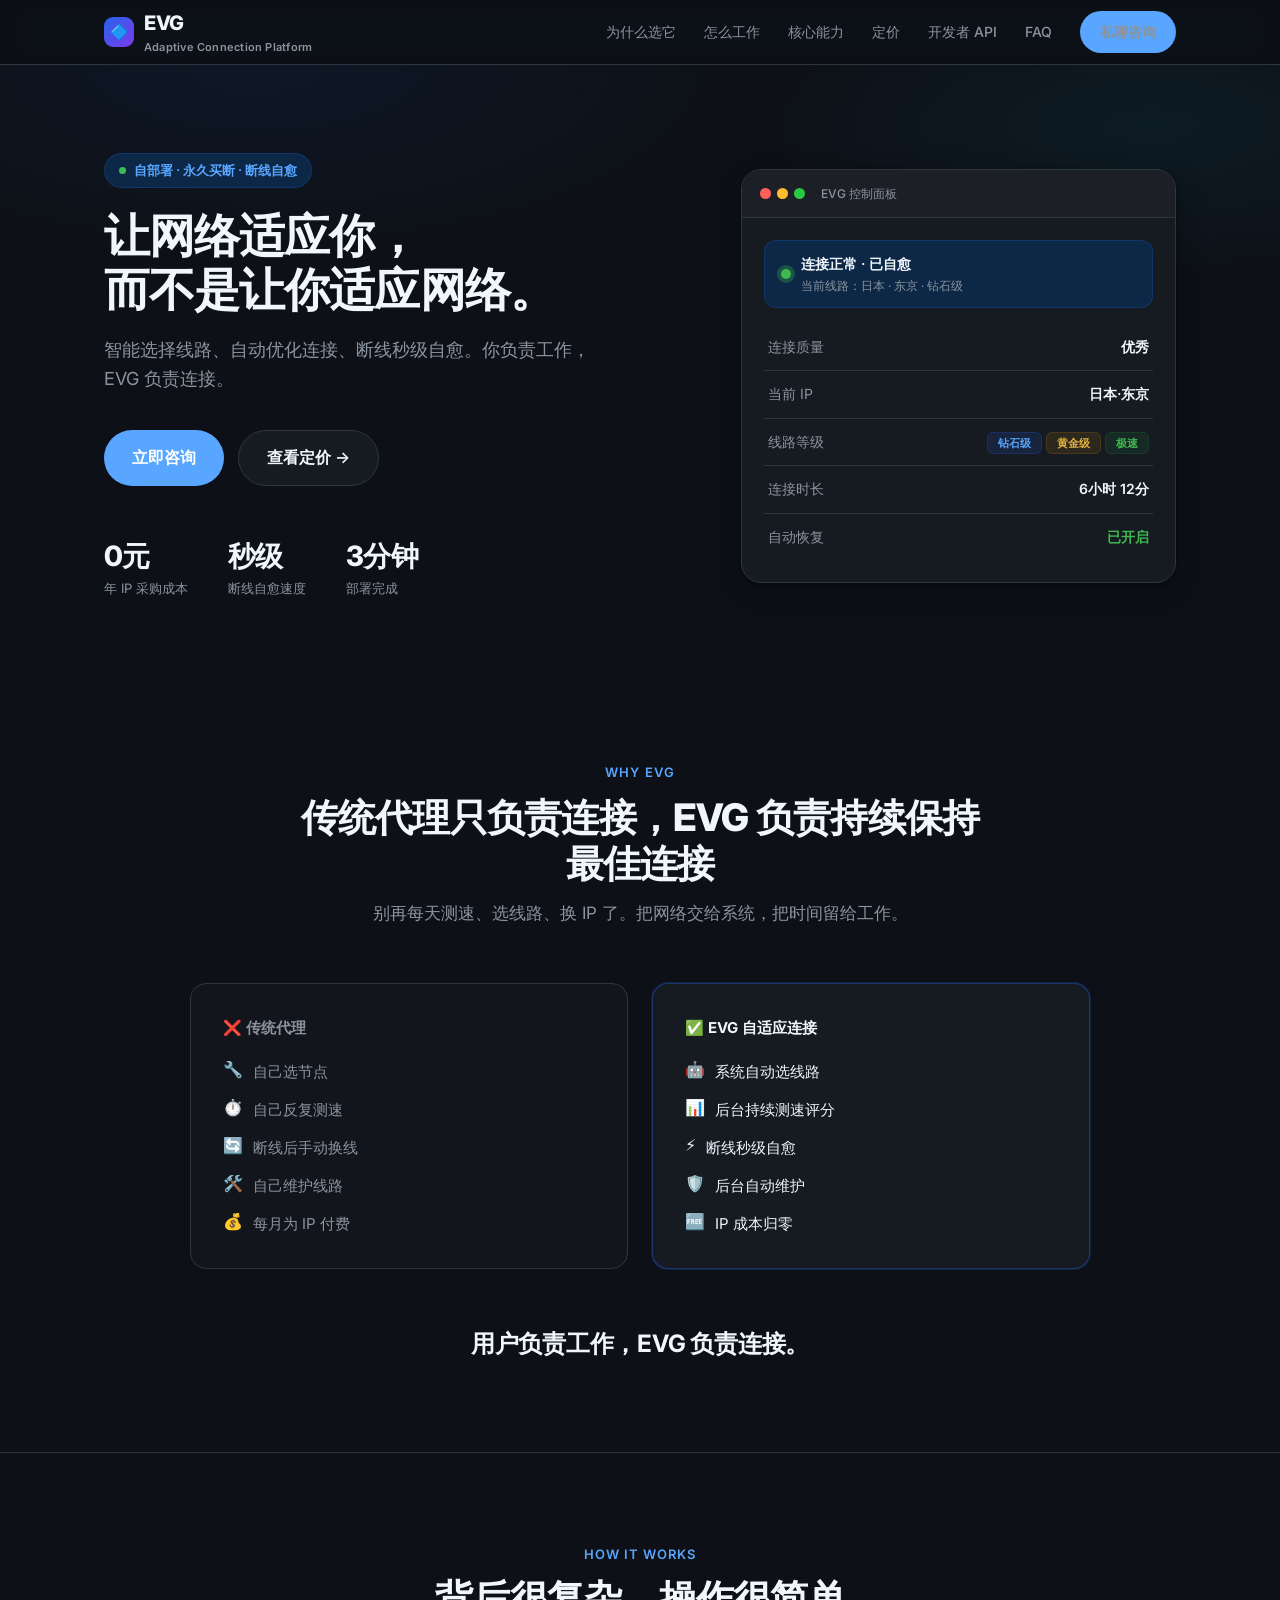
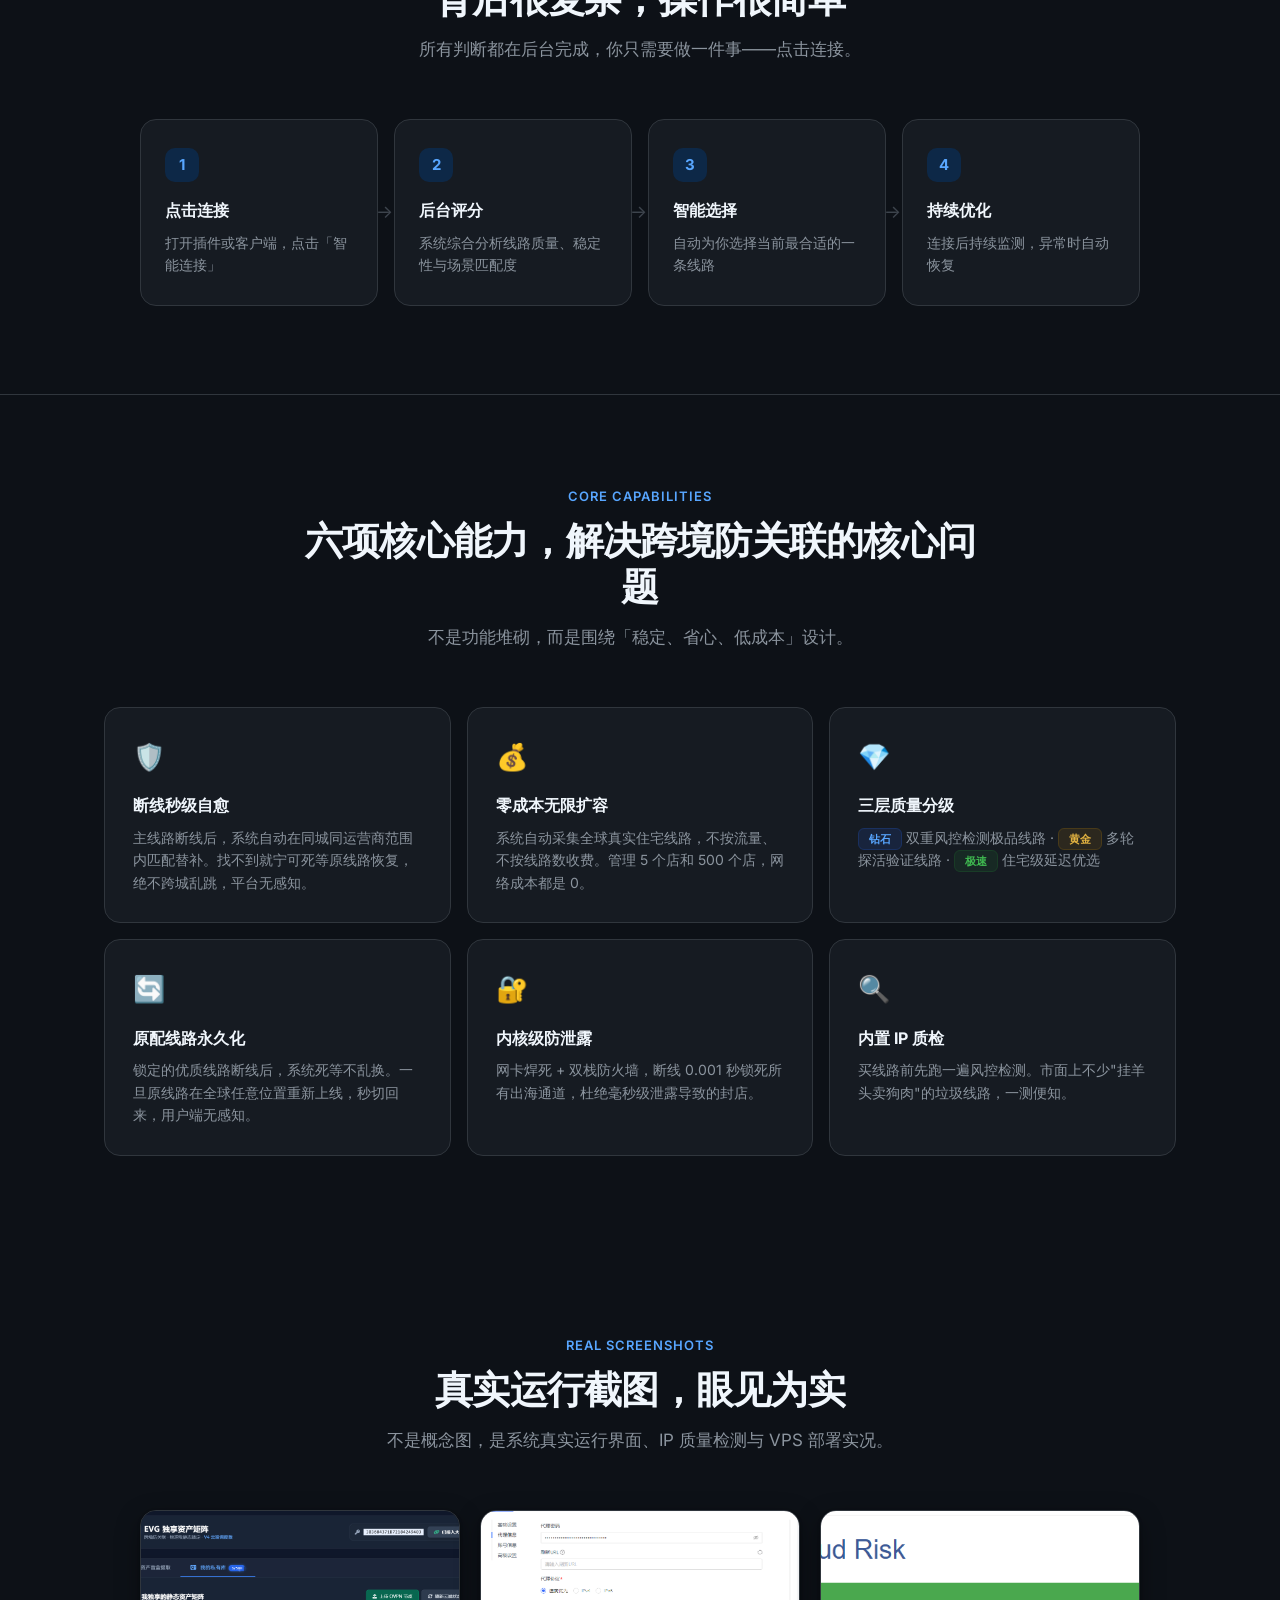
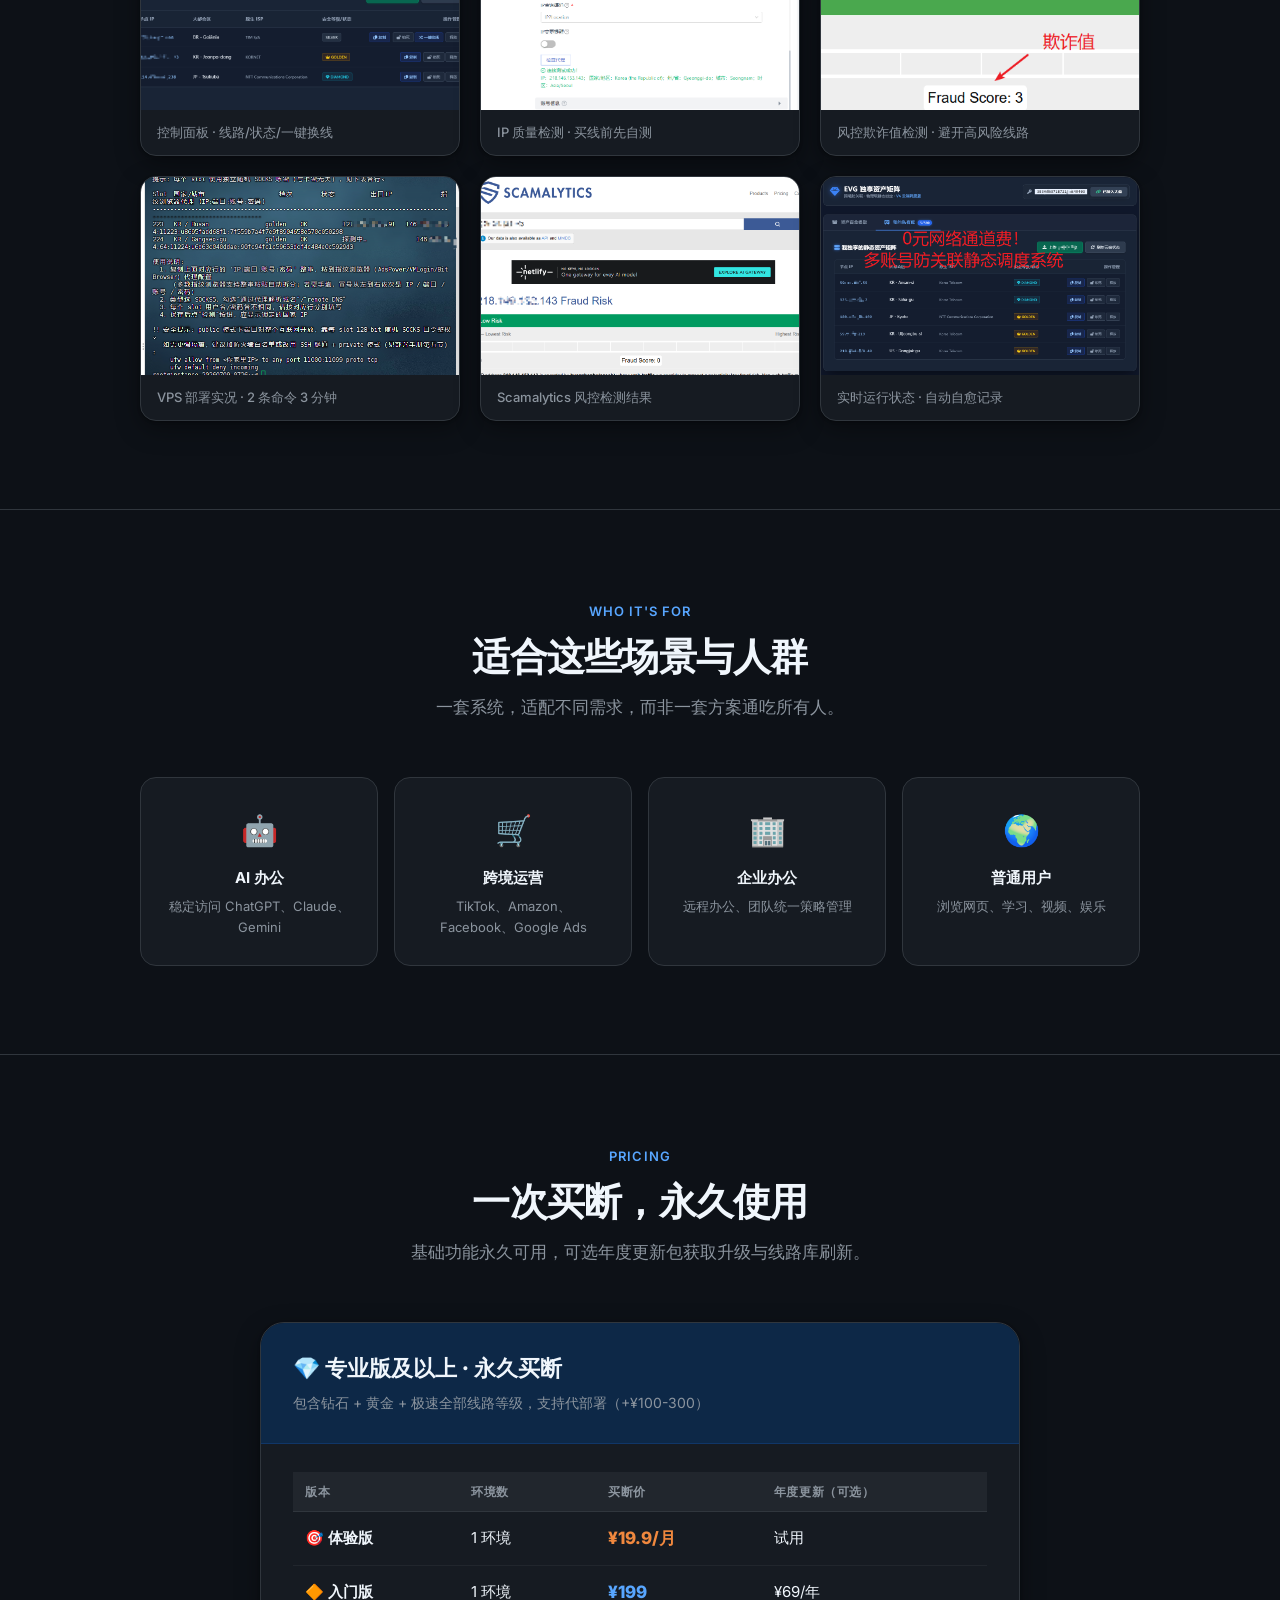
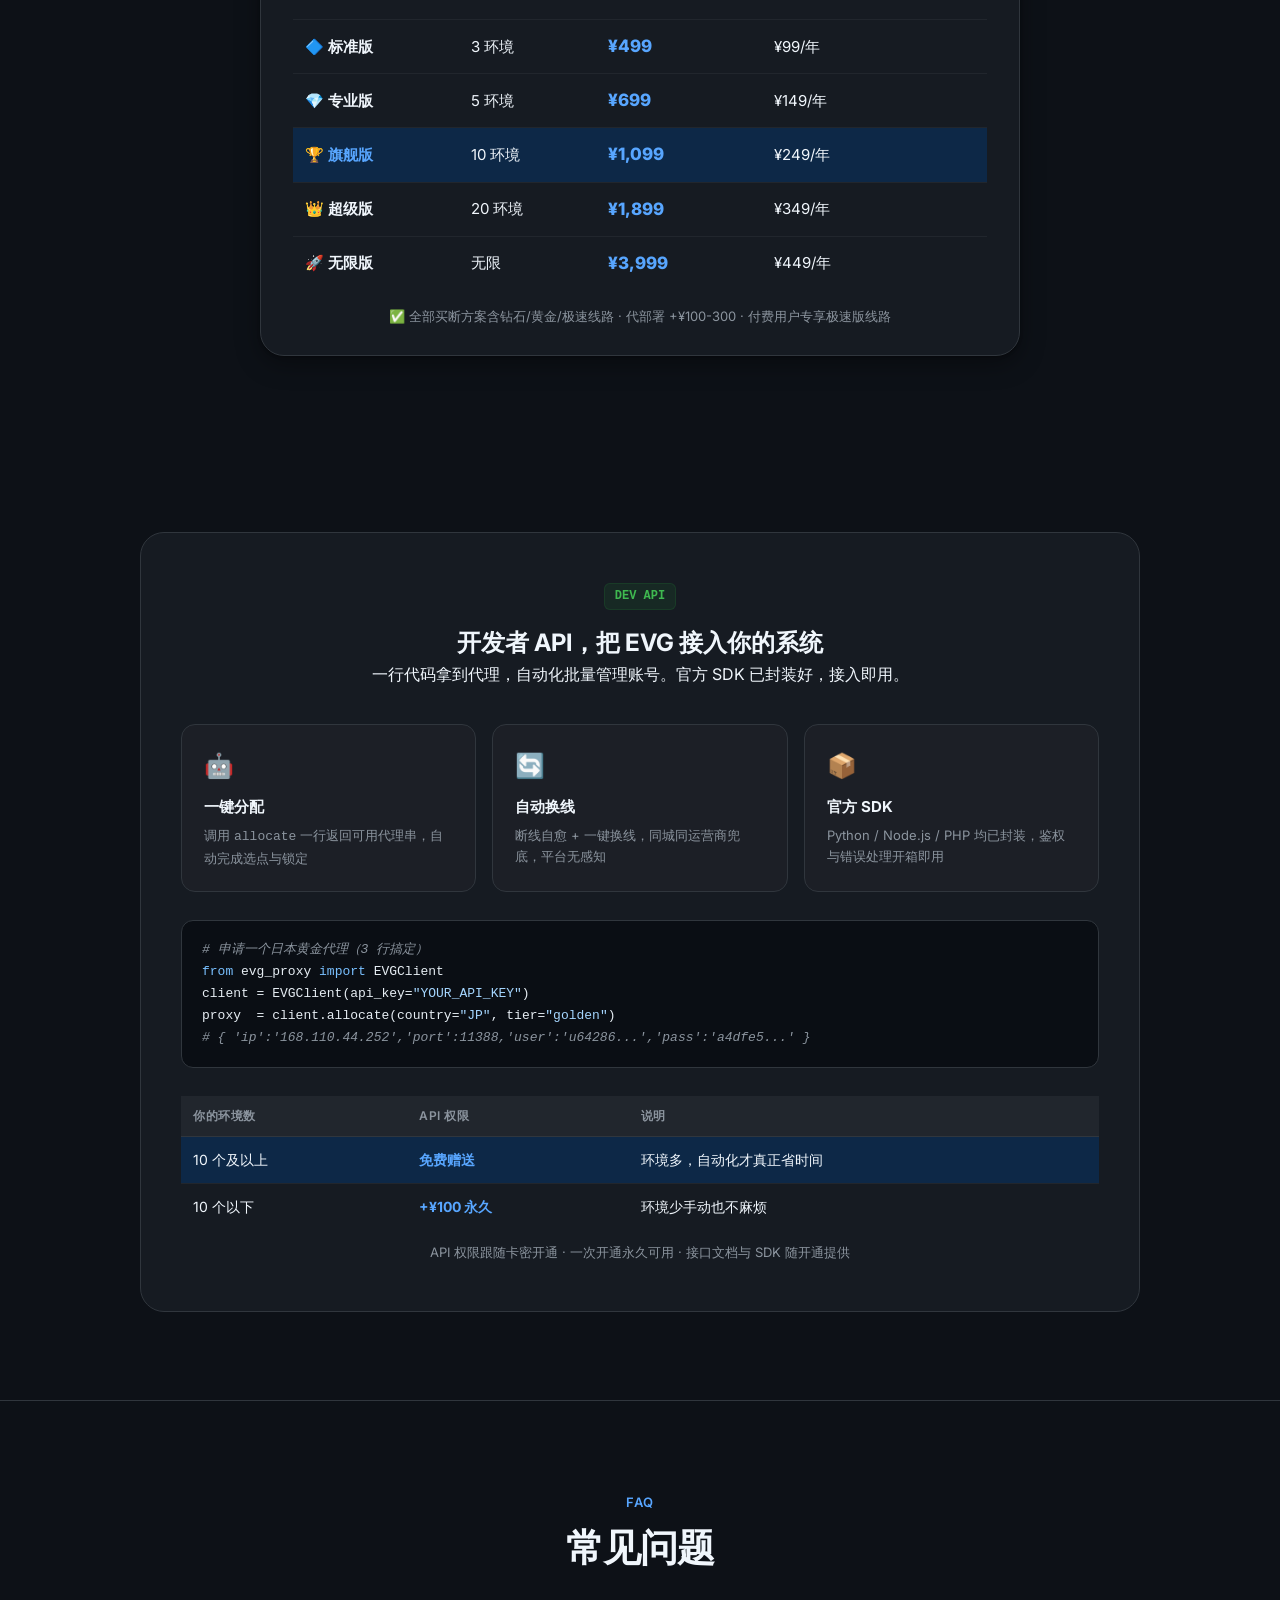
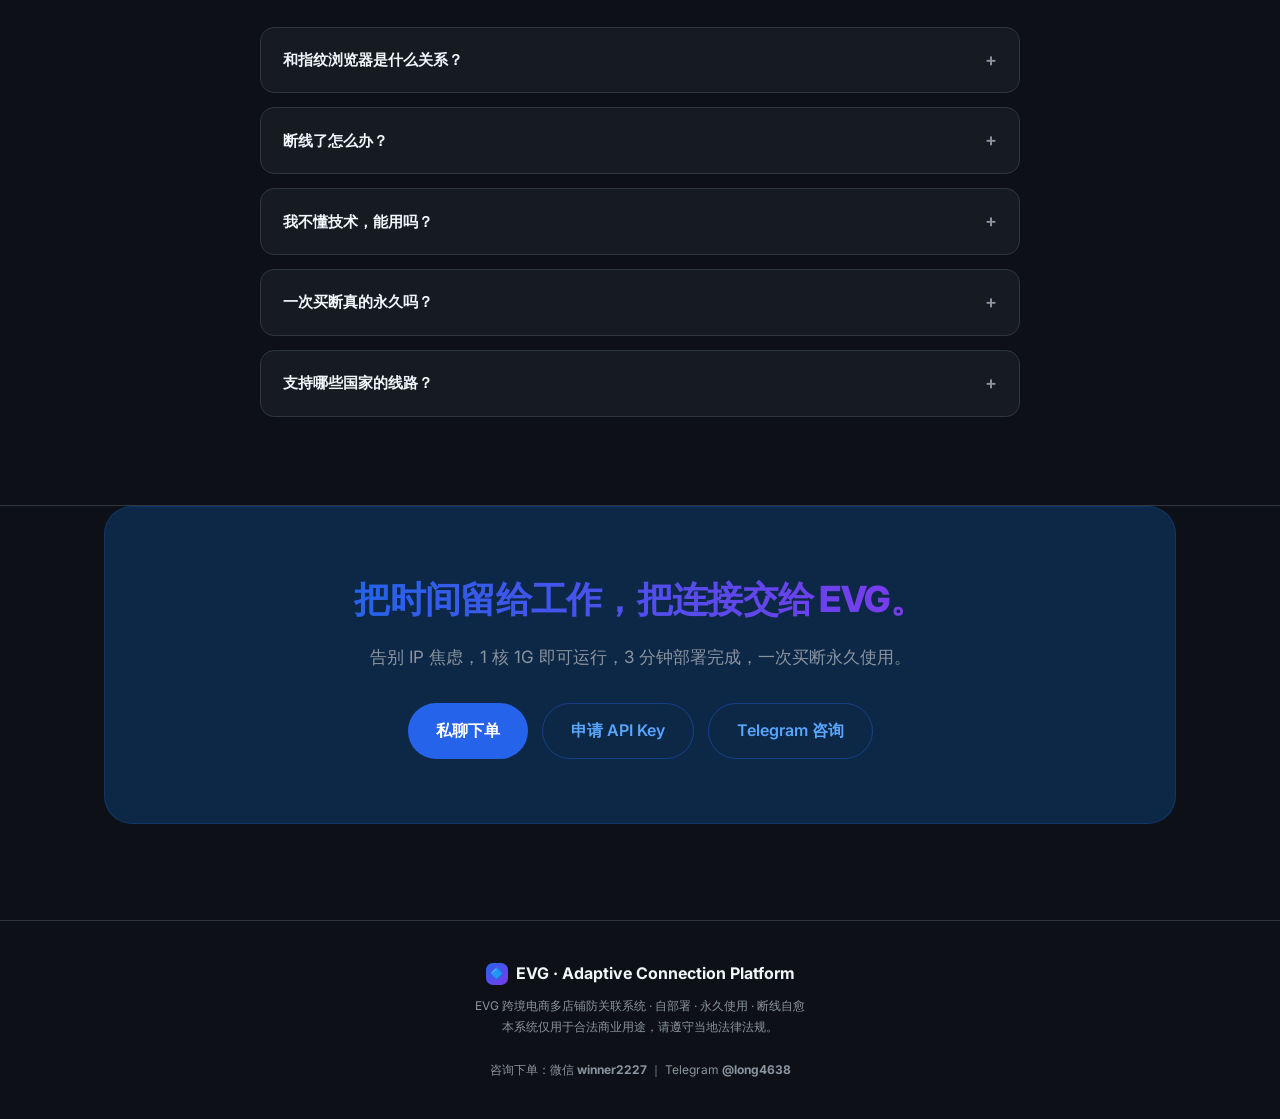
<file: index0.html>
<!DOCTYPE html>
<html lang="zh-CN">
<head>
<meta charset="UTF-8">
<meta name="viewport" content="width=device-width, initial-scale=1.0">
<title>EVG — 让网络适应你，而不是让你适应网络</title>
<meta name="description" content="EVG 自部署多店铺网络环境管理系统。自动选择线路、断线自愈、IP 成本归零，一次买断永久使用。">
<link rel="preconnect" href="https://fonts.googleapis.com">
<link rel="preconnect" href="https://fonts.gstatic.com" crossorigin>
<link href="https://fonts.googleapis.com/css2?family=Inter:wght@400;500;600;700;800&display=swap" rel="stylesheet">
<link rel="stylesheet" href="css/style.css">
</head>
<body>

<nav class="nav">
  <div class="container nav-inner">
    <div class="logo">
      <div class="logo-mark">🔷</div>
      <div>
        <div>EVG</div>
        <div class="logo-sub">Adaptive Connection Platform</div>
      </div>
    </div>
    <div class="nav-links">
      <a href="#why">为什么选它</a>
      <a href="#how">怎么工作</a>
      <a href="#features">核心能力</a>
      <a href="#pricing">定价</a>
      <a href="#api">开发者 API</a>
      <a href="#faq">FAQ</a>
      <a href="https://t.me/long4638" target="_blank" rel="noopener" class="nav-cta">私聊咨询</a>
    </div>
    <button class="hamburger" onclick="document.querySelector('.nav-links').style.display='flex'">☰</button>
  </div>
</nav>

<header class="hero">
  <div class="hero-bg"></div>
  <div class="container">
    <div class="hero-grid">
      <div class="hero-text">
        <span class="hero-eyebrow"><span class="dot"></span> 自部署 · 永久买断 · 断线自愈</span>
        <h1>让网络适应你，<br>而不是让你适应网络。</h1>
        <p class="hero-sub">智能选择线路、自动优化连接、断线秒级自愈。你负责工作，EVG 负责连接。</p>
        <div class="hero-ctas">
          <a href="https://t.me/long4638" target="_blank" rel="noopener" class="btn btn-primary">立即咨询</a>
          <a href="#pricing" class="btn btn-ghost">查看定价 →</a>
        </div>
        <div class="hero-stats">
          <div class="hero-stat"><div class="num">0元</div><div class="lbl">年 IP 采购成本</div></div>
          <div class="hero-stat"><div class="num">秒级</div><div class="lbl">断线自愈速度</div></div>
          <div class="hero-stat"><div class="num">3分钟</div><div class="lbl">部署完成</div></div>
        </div>
      </div>
      <div class="hero-visual">
        <div class="panel">
          <div class="panel-bar">
            <span class="pc"></span><span class="pc"></span><span class="pc"></span>
            <span class="title">EVG 控制面板</span>
          </div>
          <div class="panel-body">
            <div class="status-row">
              <span class="status-dot"></span>
              <div class="status-text">连接正常 · 已自愈
                <small>当前线路：日本 · 东京 · 钻石级</small>
              </div>
            </div>
            <div class="conn-row"><span class="k">连接质量</span><span class="v">优秀</span></div>
            <div class="conn-row"><span class="k">当前 IP</span><span class="v">日本·东京</span></div>
            <div class="conn-row"><span class="k">线路等级</span><span><span class="badge badge-diamond">钻石级</span> <span class="badge badge-gold">黄金级</span> <span class="badge badge-speed">极速</span></span></div>
            <div class="conn-row"><span class="k">连接时长</span><span class="v">6小时 12分</span></div>
            <div class="conn-row"><span class="k">自动恢复</span><span class="v" style="color:var(--success)">已开启</span></div>
          </div>
        </div>
      </div>
    </div>
  </div>
</header>

<section id="why">
  <div class="container">
    <div class="sec-head">
      <span class="sec-eyebrow">Why EVG</span>
      <h2>传统代理只负责连接，EVG 负责持续保持最佳连接</h2>
      <p>别再每天测速、选线路、换 IP 了。把网络交给系统，把时间留给工作。</p>
    </div>
    <div class="compare">
      <div class="comp-card old">
        <div class="comp-title">❌ 传统代理</div>
        <ul class="comp-list">
          <li><span class="icon">🔧</span> 自己选节点</li>
          <li><span class="icon">⏱️</span> 自己反复测速</li>
          <li><span class="icon">🔄</span> 断线后手动换线</li>
          <li><span class="icon">🛠️</span> 自己维护线路</li>
          <li><span class="icon">💰</span> 每月为 IP 付费</li>
        </ul>
      </div>
      <div class="comp-card new">
        <div class="comp-title">✅ EVG 自适应连接</div>
        <ul class="comp-list">
          <li><span class="icon">🤖</span> 系统自动选线路</li>
          <li><span class="icon">📊</span> 后台持续测速评分</li>
          <li><span class="icon">⚡</span> 断线秒级自愈</li>
          <li><span class="icon">🛡️</span> 后台自动维护</li>
          <li><span class="icon">🆓</span> IP 成本归零</li>
        </ul>
      </div>
    </div>
    <div class="tagline">用户负责工作，EVG 负责连接。</div>
  </div>
</section>

<section id="how" style="background:#0d1117;border-top:1px solid var(--border);border-bottom:1px solid var(--border)">
  <div class="container">
    <div class="sec-head">
      <span class="sec-eyebrow">How it works</span>
      <h2>背后很复杂，操作很简单</h2>
      <p>所有判断都在后台完成，你只需要做一件事——点击连接。</p>
    </div>
    <div class="steps">
      <div class="step"><div class="step-num">1</div><h4>点击连接</h4><p>打开插件或客户端，点击「智能连接」</p><span class="step-arrow">→</span></div>
      <div class="step"><div class="step-num">2</div><h4>后台评分</h4><p>系统综合分析线路质量、稳定性与场景匹配度</p><span class="step-arrow">→</span></div>
      <div class="step"><div class="step-num">3</div><h4>智能选择</h4><p>自动为你选择当前最合适的一条线路</p><span class="step-arrow">→</span></div>
      <div class="step"><div class="step-num">4</div><h4>持续优化</h4><p>连接后持续监测，异常时自动恢复</p></div>
    </div>
  </div>
</section>

<section id="features">
  <div class="container">
    <div class="sec-head">
      <span class="sec-eyebrow">Core Capabilities</span>
      <h2>六项核心能力，解决跨境防关联的核心问题</h2>
      <p>不是功能堆砌，而是围绕「稳定、省心、低成本」设计。</p>
    </div>
    <div class="features">
      <div class="feature"><span class="fi">🛡️</span><h4>断线秒级自愈</h4><p>主线路断线后，系统自动在同城同运营商范围内匹配替补。找不到就宁可死等原线路恢复，绝不跨城乱跳，平台无感知。</p></div>
      <div class="feature"><span class="fi">💰</span><h4>零成本无限扩容</h4><p>系统自动采集全球真实住宅线路，不按流量、不按线路数收费。管理 5 个店和 500 个店，网络成本都是 0。</p></div>
      <div class="feature"><span class="fi">💎</span><h4>三层质量分级</h4><p><span class="badge badge-diamond">钻石</span> 双重风控检测极品线路 · <span class="badge badge-gold">黄金</span> 多轮探活验证线路 · <span class="badge badge-speed">极速</span> 住宅级延迟优选</p></div>
      <div class="feature"><span class="fi">🔄</span><h4>原配线路永久化</h4><p>锁定的优质线路断线后，系统死等不乱换。一旦原线路在全球任意位置重新上线，秒切回来，用户端无感知。</p></div>
      <div class="feature"><span class="fi">🔐</span><h4>内核级防泄露</h4><p>网卡焊死 + 双栈防火墙，断线 0.001 秒锁死所有出海通道，杜绝毫秒级泄露导致的封店。</p></div>
      <div class="feature"><span class="fi">🔍</span><h4>内置 IP 质检</h4><p>买线路前先跑一遍风控检测。市面上不少"挂羊头卖狗肉"的垃圾线路，一测便知。</p></div>
    </div>
  </div>
</section>

<section id="screens">
  <div class="container">
    <div class="sec-head">
      <span class="sec-eyebrow">Real Screenshots</span>
      <h2>真实运行截图，眼见为实</h2>
      <p>不是概念图，是系统真实运行界面、IP 质量检测与 VPS 部署实况。</p>
    </div>
    <div class="shots">
      <figure class="shot">
        <img src="images/面板.png" alt="EVG 控制面板" loading="lazy">
        <figcaption>控制面板 · 线路/状态/一键换线</figcaption>
      </figure>
      <figure class="shot">
        <img src="images/检测.png" alt="IP 质量检测" loading="lazy">
        <figcaption>IP 质量检测 · 买线前先自测</figcaption>
      </figure>
      <figure class="shot">
        <img src="images/欺诈值2.png" alt="欺诈值检测" loading="lazy">
        <figcaption>风控欺诈值检测 · 避开高风险线路</figcaption>
      </figure>
      <figure class="shot">
        <img src="images/vps.png" alt="VPS 部署" loading="lazy">
        <figcaption>VPS 部署实况 · 2 条命令 3 分钟</figcaption>
      </figure>
      <figure class="shot">
        <img src="images/scamalytics检测.png" alt="Scamalytics 检测" loading="lazy">
        <figcaption>Scamalytics 风控检测结果</figcaption>
      </figure>
      <figure class="shot">
        <img src="images/rw面板1-87.png" alt="面板运行状态" loading="lazy">
        <figcaption>实时运行状态 · 自动自愈记录</figcaption>
      </figure>
    </div>
  </div>
</section>

<section id="cases" style="background:#0d1117;border-top:1px solid var(--border);border-bottom:1px solid var(--border)">
  <div class="container">
    <div class="sec-head">
      <span class="sec-eyebrow">Who it's for</span>
      <h2>适合这些场景与人群</h2>
      <p>一套系统，适配不同需求，而非一套方案通吃所有人。</p>
    </div>
    <div class="cases">
      <div class="case"><div class="ci">🤖</div><h4>AI 办公</h4><p>稳定访问 ChatGPT、Claude、Gemini</p></div>
      <div class="case"><div class="ci">🛒</div><h4>跨境运营</h4><p>TikTok、Amazon、Facebook、Google Ads</p></div>
      <div class="case"><div class="ci">🏢</div><h4>企业办公</h4><p>远程办公、团队统一策略管理</p></div>
      <div class="case"><div class="ci">🌍</div><h4>普通用户</h4><p>浏览网页、学习、视频、娱乐</p></div>
    </div>
  </div>
</section>

<section id="pricing">
  <div class="container">
    <div class="sec-head">
      <span class="sec-eyebrow">Pricing</span>
      <h2>一次买断，永久使用</h2>
      <p>基础功能永久可用，可选年度更新包获取升级与线路库刷新。</p>
    </div>
    <div class="pricing">
      <div class="price-card">
        <div class="price-head">
          <h3>💎 专业版及以上 · 永久买断</h3>
          <p>包含钻石 + 黄金 + 极速全部线路等级，支持代部署（+¥100-300）</p>
        </div>
        <div class="price-body">
          <table>
            <thead><tr><th>版本</th><th>环境数</th><th>买断价</th><th>年度更新（可选）</th></tr></thead>
            <tbody>
              <tr><td class="plan">🎯 体验版</td><td>1 环境</td><td class="price trial">¥19.9/月</td><td>试用</td></tr>
              <tr><td class="plan">🔶 入门版</td><td>1 环境</td><td class="price">¥199</td><td>¥69/年</td></tr>
              <tr><td class="plan">🔷 标准版</td><td>3 环境</td><td class="price">¥499</td><td>¥99/年</td></tr>
              <tr><td class="plan">💎 专业版</td><td>5 环境</td><td class="price">¥699</td><td>¥149/年</td></tr>
              <tr class="hit"><td class="plan">🏆 旗舰版</td><td>10 环境</td><td class="price">¥1,099</td><td>¥249/年</td></tr>
              <tr><td class="plan">👑 超级版</td><td>20 环境</td><td class="price">¥1,899</td><td>¥349/年</td></tr>
              <tr><td class="plan">🚀 无限版</td><td>无限</td><td class="price">¥3,999</td><td>¥449/年</td></tr>
            </tbody>
          </table>
          <div class="price-note">✅ 全部买断方案含钻石/黄金/极速线路 · 代部署 +¥100-300 · 付费用户专享极速版线路</div>
        </div>
      </div>
    </div>
  </div>
</section>

<section id="api">
  <div class="container">
    <div class="api-section">
      <div class="api-head">
        <span class="code-tag">DEV API</span>
        <h2>开发者 API，把 EVG 接入你的系统</h2>
        <p>一行代码拿到代理，自动化批量管理账号。官方 SDK 已封装好，接入即用。</p>
      </div>
      <div class="api-features">
        <div class="api-feature"><span class="fi">🤖</span><h4>一键分配</h4><p>调用 <code>allocate</code> 一行返回可用代理串，自动完成选点与锁定</p></div>
        <div class="api-feature"><span class="fi">🔄</span><h4>自动换线</h4><p>断线自愈 + 一键换线，同城同运营商兜底，平台无感知</p></div>
        <div class="api-feature"><span class="fi">📦</span><h4>官方 SDK</h4><p>Python / Node.js / PHP 均已封装，鉴权与错误处理开箱即用</p></div>
      </div>
      <div class="codebox">
<pre><span class="mcmt"># 申请一个日本黄金代理（3 行搞定）</span>
<span class="mkey">from</span> evg_proxy <span class="mkey">import</span> EVGClient
client = EVGClient(api_key=<span class="mstr">"YOUR_API_KEY"</span>)
proxy  = client.allocate(country=<span class="mstr">"JP"</span>, tier=<span class="mstr">"golden"</span>)
<span class="mcmt"># { 'ip':'168.110.44.252','port':11388,'user':'u64286...','pass':'a4dfe5...' }</span></pre>
      </div>
      <table class="api-table">
        <thead><tr><th>你的环境数</th><th>API 权限</th><th>说明</th></tr></thead>
        <tbody>
          <tr style="background:var(--primary-soft)"><td>10 个及以上</td><td><strong style="color:var(--primary)">免费赠送</strong></td><td>环境多，自动化才真正省时间</td></tr>
          <tr><td>10 个以下</td><td><strong style="color:var(--primary)">+¥100 永久</strong></td><td>环境少手动也不麻烦</td></tr>
        </tbody>
      </table>
      <div class="api-note">API 权限跟随卡密开通 · 一次开通永久可用 · 接口文档与 SDK 随开通提供</div>
    </div>
  </div>
</section>

<section id="faq" style="background:#0d1117;border-top:1px solid var(--border);border-bottom:1px solid var(--border)">
  <div class="container">
    <div class="sec-head">
      <span class="sec-eyebrow">FAQ</span>
      <h2>常见问题</h2>
    </div>
    <div class="faq">
      <div class="faq-item">
        <div class="faq-q">和指纹浏览器是什么关系？<span class="plus">+</span></div>
        <div class="faq-a"><p>指纹浏览器管「浏览器环境隔离」，EVG 管「底层线路调度」，两者搭配使用效果最佳。EVG 也可以独立使用（配合桌面客户端或手机客户端）。</p></div>
      </div>
      <div class="faq-item">
        <div class="faq-q">断线了怎么办？<span class="plus">+</span></div>
        <div class="faq-a"><p>系统内置自愈机制——主线路断线后自动在同城同运营商范围内匹配替补，找不到就死等原线路恢复。平台看来你就是一个偶尔断电重启路由器的真实住户。</p></div>
      </div>
      <div class="faq-item">
        <div class="faq-q">我不懂技术，能用吗？<span class="plus">+</span></div>
        <div class="faq-a"><p>可以。提供代部署服务（+¥100-300），帮你装好、调通、交付。或者按教程执行 2 条命令即可完成安装。</p></div>
      </div>
      <div class="faq-item">
        <div class="faq-q">一次买断真的永久吗？<span class="plus">+</span></div>
        <div class="faq-a"><p>基础功能永久可用。年度更新包（非必须）提供：系统版本升级 + 线路库持续刷新 + 新功能解锁。</p></div>
      </div>
      <div class="faq-item">
        <div class="faq-q">支持哪些国家的线路？<span class="plus">+</span></div>
        <div class="faq-a"><p>覆盖全球多个主流国家/地区，包括日本、韩国、美国、欧洲等。系统会根据你的目标市场自动优选最佳线路。</p></div>
      </div>
    </div>
  </div>
</section>

<section class="container" style="padding-bottom:96px">
  <div class="cta-section">
    <h2><span class="gradient">把时间留给工作，把连接交给 EVG。</span></h2>
    <p>告别 IP 焦虑，1 核 1G 即可运行，3 分钟部署完成，一次买断永久使用。</p>
    <div class="cta-btns">
      <a href="https://t.me/long4638" target="_blank" rel="noopener" class="btn btn-white">私聊下单</a>
      <a href="#api" class="btn btn-ghost-white">申请 API Key</a>
      <a href="https://t.me/long4638" target="_blank" rel="noopener" class="btn btn-ghost-white">Telegram 咨询</a>
    </div>
  </div>
</section>

<footer class="footer">
  <div class="container">
    <div class="flogo"><div class="logo-mark">🔷</div> EVG · Adaptive Connection Platform</div>
    <div class="sub">EVG 跨境电商多店铺防关联系统 · 自部署 · 永久使用 · 断线自愈<br>本系统仅用于合法商业用途，请遵守当地法律法规。<br><br>咨询下单：微信 <strong>winner2227</strong> ｜ Telegram <strong>@long4638</strong></div>
  </div>
</footer>

<script src="js/main.js"></script>
</body>
</html>
</file>
<file: css/style.css>
:root{
    --primary:#58a6ff;
    --primary-deep:#2563eb;
    --primary-soft:#0d2847;
    --accent:#2563eb;
    --success:#3fb950;
    --bg:#0d1117;
    --surface:#161b22;
    --surface-2:#21262d;
    --text:#f0f6fc;
    --muted:#8b949e;
    --border:#30363d;
    --radius:16px;
    --shadow:0 1px 3px rgba(0,0,0,.3),0 8px 24px rgba(0,0,0,.35);
    --maxw:1120px;
  }
  *{margin:0;padding:0;box-sizing:border-box}
  html{scroll-behavior:smooth}
  body{
    font-family:'Inter','HarmonyOS Sans','PingFang SC','Microsoft YaHei',system-ui,-apple-system,sans-serif;
    background:var(--bg);
    color:var(--text);
    line-height:1.6;
    -webkit-font-smoothing:antialiased;
    overflow-x:hidden;
  }
  .container{max-width:var(--maxw);margin:0 auto;padding:0 24px}
  a{color:var(--primary);text-decoration:none}

  /* Navigation */
  .nav{
    position:sticky;top:0;z-index:50;
    background:rgba(13,17,23,.85);
    backdrop-filter:saturate(180%) blur(20px);
    border-bottom:1px solid var(--border);
  }
  .nav-inner{display:flex;align-items:center;justify-content:space-between;height:64px}
  .logo{display:flex;align-items:center;gap:10px;font-weight:800;font-size:20px;letter-spacing:-.02em}
  .logo-mark{
    width:30px;height:30px;border-radius:9px;
    background:linear-gradient(135deg,#2563eb,#7c3aed);
    display:flex;align-items:center;justify-content:center;
    color:#fff;font-size:15px;
  }
  .logo-sub{font-size:11px;font-weight:600;color:var(--muted);letter-spacing:.02em}
  .nav-links{display:flex;gap:28px;align-items:center;font-size:14px;font-weight:500}
  .nav-links a{color:var(--muted);transition:color .2s}
  .nav-links a:hover{color:var(--text)}
  .nav-cta{
    background:var(--primary);color:#fff;font-weight:600;font-size:14px;
    padding:10px 20px;border-radius:999px;transition:background .2s,transform .15s;
  }
  .nav-cta:hover{background:#1d4ed8;transform:translateY(-1px)}
  .hamburger{display:none;cursor:pointer;font-size:24px;background:none;border:none}

  /* Hero */
  .hero{position:relative;padding:88px 0 72px;overflow:hidden}
  .hero-bg{
    position:absolute;inset:0;z-index:0;pointer-events:none;
    background:
      radial-gradient(60% 50% at 20% 0%,rgba(37,99,235,.08),transparent 60%),
      radial-gradient(50% 40% at 90% 10%,rgba(14,165,233,.07),transparent 60%);
  }
  .hero-grid{position:relative;z-index:1;display:grid;grid-template-columns:1.15fr .85fr;gap:48px;align-items:center}
  .hero-eyebrow{
    display:inline-flex;align-items:center;gap:8px;
    font-size:13px;font-weight:600;color:var(--primary);
    background:var(--primary-soft);border:1px solid #1f6feb33;
    padding:6px 14px;border-radius:999px;margin-bottom:20px;
  }
  .hero-eyebrow .dot{width:7px;height:7px;border-radius:50%;background:var(--success);display:inline-block}
  .hero h1{font-size:46px;line-height:1.18;font-weight:800;letter-spacing:-.02em;margin-bottom:20px;color:var(--text)}
  .hero h1 .gradient{background:linear-gradient(90deg,#2563eb,#7c3aed);-webkit-background-clip:text;background-clip:text;color:transparent}
  .hero-sub{font-size:18px;color:var(--muted);max-width:520px;margin-bottom:36px}
  .hero-ctas{display:flex;gap:14px;flex-wrap:wrap}
  .btn{display:inline-flex;align-items:center;gap:8px;font-weight:600;font-size:16px;padding:14px 28px;border-radius:999px;transition:transform .15s,box-shadow .2s,background .2s}
  .btn:hover{transform:translateY(-2px);box-shadow:0 8px 24px rgba(37,99,235,.2)}
  .btn-primary{background:var(--primary);color:#fff}
  .btn-primary:hover{background:#1d4ed8}
  .btn-ghost{background:var(--surface);color:var(--text);border:1px solid var(--border)}
  .btn-ghost:hover{border-color:#58a6ff}
  .hero-stats{display:flex;gap:40px;margin-top:48px}
  .hero-stat .num{font-size:28px;font-weight:800;letter-spacing:-.02em}
  .hero-stat .lbl{font-size:13px;color:var(--muted)}
  .hero-visual{position:relative;z-index:1}
  .panel{
    background:var(--surface);border:1px solid var(--border);border-radius:20px;
    box-shadow:var(--shadow);overflow:hidden;
  }
  .panel-bar{display:flex;align-items:center;gap:6px;padding:14px 18px;border-bottom:1px solid var(--border);background:#1c1f26}
  .panel-bar .pc{width:11px;height:11px;border-radius:50%}
  .panel-bar .pc:nth-child(1){background:#ff5f57}
  .panel-bar .pc:nth-child(2){background:#febc2e}
  .panel-bar .pc:nth-child(3){background:#28c840}
  .panel-bar .title{margin-left:10px;font-size:12px;color:var(--muted);font-weight:500}
  .panel-body{padding:22px}
  .status-row{display:flex;align-items:center;gap:10px;background:var(--primary-soft);border:1px solid #1f6feb33;border-radius:12px;padding:12px 16px;margin-bottom:16px}
  .status-dot{width:10px;height:10px;border-radius:50%;background:var(--success);position:relative}
  .status-dot::after{content:'';position:absolute;inset:-4px;border-radius:50%;background:var(--success);opacity:.3;animation:pulse 2s infinite}
  @keyframes pulse{0%,100%{transform:scale(1);opacity:.3}50%{transform:scale(1.6);opacity:.1}}
  .status-text{font-size:14px;font-weight:600}
  .status-text small{display:block;font-weight:400;color:var(--muted);font-size:12px}
  .conn-row{display:flex;justify-content:space-between;align-items:center;padding:12px 4px;border-bottom:1px solid var(--border);font-size:14px}
  .conn-row:last-child{border-bottom:none}
  .conn-row .k{color:var(--muted)}
  .conn-row .v{font-weight:600;color:var(--text)}
  .status-text{font-size:14px;font-weight:600;color:var(--text)}
  .badge{font-size:11px;font-weight:700;padding:3px 10px;border-radius:6px}
  .badge-diamond{background:#2563eb22;color:#58a6ff;border:1px solid #2563eb33}
  .badge-gold{background:#bb800922;color:#e3b341;border:1px solid #bb800933}
  .badge-speed{background:#23863622;color:#3fb950;border:1px solid #23863633}

  /* Sections */
  section{padding:88px 0}
  .sec-head{text-align:center;max-width:680px;margin:0 auto 56px}
  .sec-eyebrow{display:inline-block;font-size:13px;font-weight:600;color:var(--primary);letter-spacing:.08em;text-transform:uppercase;margin-bottom:12px}
  .sec-head h2{font-size:38px;font-weight:800;letter-spacing:-.02em;margin-bottom:14px;line-height:1.2}
  .sec-head p{font-size:17px;color:var(--muted)}

  /* Comparison */
  .compare{display:grid;grid-template-columns:1fr 1fr;gap:24px;max-width:900px;margin:0 auto}
  .comp-card{background:var(--surface);border:1px solid var(--border);border-radius:var(--radius);padding:32px}
  .comp-card.old{background:#12161c}
  .comp-title{font-size:15px;font-weight:700;margin-bottom:20px;display:flex;align-items:center;gap:8px;color:var(--text)}
  .comp-card.old .comp-title{color:var(--muted)}
  .comp-card.new{border-color:#2563eb66;box-shadow:0 0 0 1px #2563eb33}
  .comp-list{list-style:none;display:flex;flex-direction:column;gap:14px}
  .comp-list li{display:flex;gap:10px;font-size:15px;color:var(--muted);align-items:flex-start}
  .comp-card.new .comp-list li{color:var(--text)}
  .comp-list .icon{font-size:16px;line-height:1.2}
  .tagline{margin:56px auto 0;text-align:center;font-size:24px;font-weight:700;letter-spacing:-.01em}

  /* Steps */
  .steps{display:grid;grid-template-columns:repeat(4,1fr);gap:16px;max-width:1000px;margin:0 auto}
  .step{background:var(--surface);border:1px solid var(--border);border-radius:var(--radius);padding:28px 24px;position:relative}
  .step-num{width:34px;height:34px;border-radius:10px;background:var(--primary-soft);color:var(--primary);font-weight:700;font-size:15px;display:flex;align-items:center;justify-content:center;margin-bottom:16px}
  .step h4{font-size:16px;font-weight:700;margin-bottom:8px;color:var(--text)}
  .step p{font-size:14px;color:var(--muted)}
  .step-arrow{position:absolute;right:-16px;top:50%;transform:translateY(-50%);color:#3d444d;font-size:18px}

  /* Features */
  .features{display:grid;grid-template-columns:repeat(3,1fr);gap:16px}
  .feature{background:var(--surface);border:1px solid var(--border);border-radius:var(--radius);padding:28px;transition:transform .2s,box-shadow .2s}
  .feature:hover{transform:translateY(-4px);box-shadow:var(--shadow)}
  .feature .fi{font-size:26px;margin-bottom:16px;display:inline-block}
  .feature h4{font-size:16px;font-weight:700;margin-bottom:8px;color:var(--text)}
  .feature p{font-size:14px;color:var(--muted)}

  /* Screenshots */
  .shots{display:grid;grid-template-columns:repeat(3,1fr);gap:20px;max-width:1000px;margin:0 auto}
  .shot{background:var(--surface);border:1px solid var(--border);border-radius:var(--radius);overflow:hidden;box-shadow:var(--shadow);transition:transform .2s,box-shadow .2s}
  .shot:hover{transform:translateY(-4px);box-shadow:0 12px 32px rgba(0,0,0,.4)}
  .shot img{width:100%;display:block;aspect-ratio:16/10;object-fit:cover;background:#1c1f26}
  .shot figcaption{padding:12px 16px;font-size:13px;font-weight:500;color:var(--muted)}

  /* Use cases */
  .cases{display:grid;grid-template-columns:repeat(4,1fr);gap:16px;max-width:1000px;margin:0 auto}
  .case{background:var(--surface);border:1px solid var(--border);border-radius:var(--radius);padding:28px 24px;text-align:center}
  .case .ci{font-size:30px;margin-bottom:12px}
  .case h4{font-size:15px;font-weight:700;margin-bottom:6px;color:var(--text)}
  .case p{font-size:13px;color:var(--muted)}

  /* Products */
  .products{display:flex;justify-content:center;align-items:center;gap:12px;flex-wrap:wrap;max-width:900px;margin:0 auto}
  .prod{background:var(--surface);border:1px solid var(--border);border-radius:999px;padding:12px 26px;font-weight:600;font-size:15px;display:flex;align-items:center;gap:8px;color:var(--text)}
  .prod .dot{width:6px;height:6px;border-radius:50%;background:var(--primary)}
  .prod-arrow{color:#3d444d;font-size:20px}

  /* Pricing */
  .pricing{max-width:760px;margin:0 auto}
  .price-card{background:var(--surface);border:1px solid var(--border);border-radius:24px;overflow:hidden;box-shadow:var(--shadow)}
  .price-head{background:var(--primary-soft);border-bottom:1px solid #1f6feb33;color:var(--text);padding:28px 32px}
  .price-head h3{font-size:22px;font-weight:800;margin-bottom:6px}
  .price-head p{font-size:14px;color:var(--muted)}
  .price-body{padding:28px 32px}
  .pricing table{width:100%;border-collapse:collapse;font-size:15px}
  .pricing th{text-align:left;font-size:12px;font-weight:600;color:var(--muted);text-transform:uppercase;letter-spacing:.05em;padding:10px 12px;border-bottom:1px solid var(--border);background:var(--surface-2)}
  .pricing td{padding:13px 12px;border-bottom:1px solid #21262d}
  .pricing tr:last-child td{border-bottom:none}
  .pricing .plan{font-weight:700;color:var(--text)}
  .pricing .price{font-weight:800;color:var(--primary);font-size:17px}
  .pricing .trial{color:#f0883e}
  .pricing .hit td{background:var(--primary-soft)}
  .pricing .hit .plan{color:var(--primary)}
  .price-note{margin-top:16px;font-size:13px;color:var(--muted);text-align:center}

  /* CTA */
  .cta-section{background:var(--primary-soft);border:1px solid #1f6feb33;border-radius:28px;padding:64px 40px;text-align:center}
  .cta-section h2{font-size:36px;font-weight:800;letter-spacing:-.02em;margin-bottom:16px;color:var(--text)}
  .cta-section h2 .gradient{background:linear-gradient(90deg,#2563eb,#7c3aed);-webkit-background-clip:text;background-clip:text;color:transparent}
  .cta-section p{font-size:17px;color:var(--muted);max-width:560px;margin:0 auto 32px}
  .cta-btns{display:flex;gap:14px;justify-content:center;flex-wrap:wrap}
  .cta-btns .btn-white{background:var(--primary-deep);color:#fff;font-weight:700}
  .cta-btns .btn-white:hover{background:#1d4ed8}
  .cta-btns .btn-ghost-white{background:transparent;color:var(--primary);border:1.5px solid #2563eb66}
  .cta-btns .btn-ghost-white:hover{background:rgba(37,99,235,.08)}

  /* API Section */
  .api-section{background:var(--surface);border:1px solid var(--border);border-radius:24px;padding:48px 40px;max-width:1000px;margin:0 auto}
  .api-head{text-align:center;max-width:640px;margin:0 auto 36px}
  .api-head .code-tag{display:inline-block;font-family:'JetBrains Mono',ui-monospace,monospace;font-size:12px;font-weight:700;color:var(--success);background:#23863622;border:1px solid #23863633;border-radius:6px;padding:3px 10px;margin-bottom:14px}
  .api-features{display:grid;grid-template-columns:repeat(3,1fr);gap:16px;margin-bottom:28px}
  .api-feature{background:#1c1f26;border:1px solid var(--border);border-radius:14px;padding:22px}
  .api-feature .fi{font-size:24px;margin-bottom:10px;display:inline-block}
  .api-feature h4{font-size:15px;font-weight:700;margin-bottom:6px}
  .api-feature p{font-size:13px;color:var(--muted)}
  .codebox{background:#0a0e14;border:1px solid var(--border);border-radius:12px;padding:18px 20px;overflow-x:auto;margin-bottom:28px}
  .codebox pre{font-family:'JetBrains Mono',ui-monospace,monospace;font-size:13px;line-height:1.7;color:#e6edf3}
  .codebox .mkey{color:#79c0ff}.codebox .mstr{color:#a5d6ff}.codebox .mcmt{color:#8b949e;font-style:italic}.codebox .mnum{color:#ffa657}
  .api-table{width:100%;border-collapse:collapse;font-size:14px;margin-bottom:12px}
  .api-table th{text-align:left;font-size:12px;font-weight:600;color:var(--muted);text-transform:uppercase;letter-spacing:.05em;padding:10px 12px;border-bottom:1px solid var(--border);background:var(--surface-2)}
  .api-table td{padding:12px;border-bottom:1px solid #21262d;vertical-align:top}
  .api-table tr:last-child td{border-bottom:none}
  .api-note{margin-top:12px;font-size:13px;color:var(--muted);text-align:center}

  /* FAQ */
  .faq{max-width:760px;margin:0 auto;display:flex;flex-direction:column;gap:14px}
  .faq-item{background:var(--surface);border:1px solid var(--border);border-radius:14px;overflow:hidden}
  .faq-q{padding:18px 22px;font-weight:600;font-size:15px;cursor:pointer;display:flex;justify-content:space-between;align-items:center;user-select:none;color:var(--text)}
  .faq-q .plus{color:var(--muted);font-size:18px;transition:transform .2s}
  .faq-item.open .faq-q .plus{transform:rotate(45deg)}
  .faq-a{max-height:0;overflow:hidden;transition:max-height .3s ease}
  .faq-item.open .faq-a{max-height:200px}
  .faq-a p{padding:0 22px 18px;font-size:14px;color:var(--muted)}

  /* Footer */
  .footer{border-top:1px solid var(--border);padding:40px 0;text-align:center}
  .footer .flogo{display:flex;justify-content:center;align-items:center;gap:8px;font-weight:700;font-size:16px;margin-bottom:8px;color:var(--text)}
  .footer .flogo .logo-mark{width:22px;height:22px;font-size:11px;border-radius:7px}
  .footer .sub{font-size:12px;color:var(--muted);max-width:600px;margin:0 auto;line-height:1.8}

  @media (max-width:900px){
    .hero{padding:64px 0 56px}
    .hero h1{font-size:40px}
    .hero-grid{grid-template-columns:1fr;gap:40px}
    .nav-links{display:none}
    .hamburger{display:block}
    .features,.cases{grid-template-columns:1fr 1fr}
    .steps{grid-template-columns:1fr 1fr}
    .step-arrow{display:none}
    .shots{grid-template-columns:1fr 1fr}
  }
  @media (max-width:600px){
    .hero h1{font-size:32px}
    .hero-stats{gap:24px;flex-wrap:wrap}
    .features,.cases,.steps{grid-template-columns:1fr}
    .compare{grid-template-columns:1fr}
    .sec-head h2{font-size:30px}
  }
</file>
